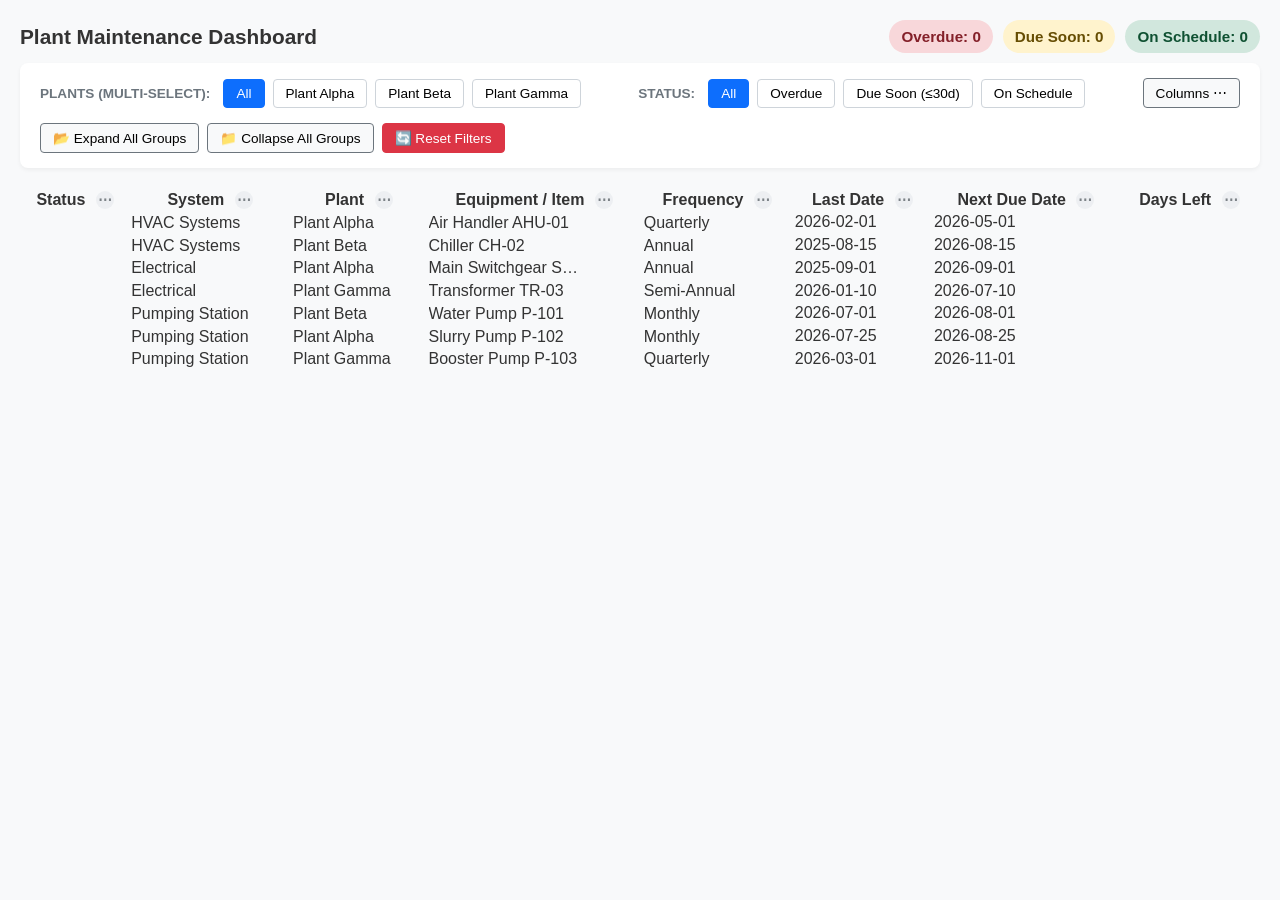
<file: datatables_updates.html>
<!DOCTYPE html>
<html lang="en">
<head>
  <meta charset="UTF-8">
  <meta name="viewport" content="width=device-width, initial-scale=1.0">
  <title>Plant Maintenance Dashboard</title>

  <!-- DataTables & RowGroup CSS -->
  <link rel="stylesheet" href="https://cdn.datatables.net/1.13.6/css/jquery.dataTables.min.css">
  <link rel="stylesheet" href="https://cdn.datatables.net/rowgroup/1.4.0/css/rowGroup.dataTables.min.css">

  <style>
    body { font-family: -apple-system, BlinkMacSystemFont, "Segoe UI", Roboto, sans-serif; margin: 20px; background: #f8f9fa; color: #333; }
    h1 { margin-bottom: 20px; }

    /* Control Panel */
    .control-panel { background: #ffffff; padding: 15px 20px; border-radius: 8px; box-shadow: 0 2px 4px rgba(0,0,0,0.05); margin-bottom: 20px; display: flex; flex-wrap: wrap; gap: 15px; align-items: center; justify-content: space-between; }
    .filter-group { display: flex; align-items: center; gap: 8px; flex-wrap: wrap; }
    .filter-label { font-weight: 600; font-size: 0.85rem; text-transform: uppercase; color: #6c757d; margin-right: 5px; }
    
    .btn-filter { padding: 6px 12px; border: 1px solid #ced4da; background: #fff; border-radius: 4px; cursor: pointer; font-size: 0.85rem; font-weight: 500; transition: all 0.2s ease; user-select: none; }
    .btn-filter:hover { background: #e9ecef; }
    .btn-filter.active { background: #0d6efd; color: #fff; border-color: #0d6efd; }
    .btn-action { background: #f8f9fa; border: 1px solid #6c757d; }
    .btn-reset { background: #dc3545; color: white; border-color: #dc3545; }
    .btn-reset:hover { background: #bb2d3b; }

    .page-header { display: flex; flex-wrap: wrap; justify-content: space-between; align-items: center; gap: 12px; margin-bottom: 10px; }
    .page-header h1 { margin: 0; font-size: 1.3rem; }
    .kpi-summary { display: flex; flex-wrap: wrap; gap: 10px; align-items: center; font-size: 0.95rem; }
    .kpi-item { padding: 8px 12px; border-radius: 999px; font-weight: 600; background: #f1f3f5; color: #343a40; }
    .kpi-overdue { background-color: #f8d7da; color: #842029; }
    .kpi-due-soon { background-color: #fff3cd; color: #664d03; }
    .kpi-ok { background-color: #d1e7dd; color: #0f5132; }

    .column-toggle-group label { display: inline-flex; align-items: center; gap: 6px; font-size: 0.85rem; margin-right: 8px; }
    .column-toggle-group input { margin: 0; transform: scale(1.05); }
    .column-toggle-group { flex-wrap: wrap; }

    .columns-panel { display: none; background: #ffffff; padding: 12px 20px; border-radius: 8px; box-shadow: 0 2px 4px rgba(0,0,0,0.05); margin-bottom: 18px; }
    .columns-panel.open { display: block; }

    .filter-row { display: none; }
    .filter-row input { width: 100%; box-sizing: border-box; padding: 6px 8px; border-radius: 4px; border: 1px solid #ced4da; background: #fff; }
    .filter-row input:focus { outline: none; border-color: #0d6efd; box-shadow: 0 0 0 2px rgba(13,110,253,0.15); }

    .header-search-trigger { display: inline-flex; align-items: center; justify-content: center; width: 18px; height: 18px; margin-left: 6px; border-radius: 50%; background: #e9ecef; color: #495057; cursor: pointer; font-size: 0.85rem; opacity: 0.7; transition: opacity 0.15s ease, background 0.15s ease; }
    th:hover .header-search-trigger { opacity: 1; }
    .header-search-trigger:hover { background: #dee2e6; }

    .cell-truncate { display: inline-block; max-width: 150px; overflow: hidden; text-overflow: ellipsis; white-space: nowrap; vertical-align: middle; }
    #maintenanceTable tbody { transition: opacity 0.22s ease; }
    #maintenanceTable tbody tr:not(.group-header) { cursor: pointer; }
    #maintenanceTable tbody tr:hover:not(.group-header) { background: #f8f9fa; }

    .kpi-item.animate { animation: kpiPulse 1.35s ease; }
    @keyframes kpiPulse { 0% { transform: scale(1); } 50% { transform: scale(1.06); } 100% { transform: scale(1); } }

    /* Table Styles */
    table.dataTable { border-collapse: collapse !important; background: #fff; border-radius: 8px; overflow: hidden; box-shadow: 0 2px 4px rgba(0,0,0,0.05); }
    
    /* Collapsible Group Header Row */
    tr.group-header { background-color: #e2e8f0 !important; font-weight: bold; cursor: pointer; transition: background 0.15s ease; }
    tr.group-header:hover { background-color: #cbd5e1 !important; }
    .group-toggle-icon { display: inline-block; width: 14px; text-align: center; margin-right: 6px; font-size: 0.8rem; }
    .group-summary-stats { font-weight: normal; font-size: 0.8rem; margin-left: 15px; }
    
    /* Badges */
    .badge { padding: 3px 7px; border-radius: 4px; font-weight: bold; font-size: 0.72rem; text-transform: uppercase; display: inline-block; margin-right: 4px; }
    .badge-overdue { background-color: #f8d7da; color: #842029; }
    .badge-due-soon { background-color: #fff3cd; color: #664d03; }
    .badge-ok { background-color: #d1e7dd; color: #0f5132; }

    /* Modal */
    dialog { border: none; border-radius: 8px; padding: 25px; box-shadow: 0 10px 25px rgba(0,0,0,0.2); max-width: 520px; width: 90%; }
    dialog::backdrop { background: rgba(0, 0, 0, 0.5); }
    .modal-header { display: flex; align-items: center; justify-content: space-between; gap: 12px; margin-bottom: 16px; }
    .modal-status-badge { padding: 7px 14px; border-radius: 999px; font-weight: 700; font-size: 0.85rem; text-transform: uppercase; }
    .modal-overdue { background-color: #f8d7da; color: #842029; }
    .modal-due-soon { background-color: #fff3cd; color: #664d03; }
    .modal-ok { background-color: #d1e7dd; color: #0f5132; }
    .modal-details { width: 100%; border-collapse: collapse; margin-top: 10px; }
    .modal-details th, .modal-details td { padding: 10px 12px; border-bottom: 1px solid #e9ecef; text-align: left; }
    .modal-details th { width: 40%; color: #495057; font-weight: 700; }
    .modal-details td { color: #212529; }
    .modal-actions { margin-top: 20px; display: flex; gap: 10px; justify-content: flex-end; }
  </style>
</head>
<body>

  <div class="page-header">
    <h1>Plant Maintenance Dashboard</h1>
    <div class="kpi-summary" id="kpiSummary">
      <span class="kpi-item kpi-overdue">Overdue: <strong id="kpiOverdue">0</strong></span>
      <span class="kpi-item kpi-due-soon">Due Soon: <strong id="kpiDueSoon">0</strong></span>
      <span class="kpi-item kpi-ok">On Schedule: <strong id="kpiOk">0</strong></span>
    </div>
  </div>

  <!-- Control Panel -->
  <div class="control-panel">
    <!-- Multi-Select Plant Filter -->
    <div class="filter-group">
      <span class="filter-label">Plants (Multi-Select):</span>
      <button class="btn-filter plant-btn active" data-plant="all">All</button>
      <button class="btn-filter plant-btn" data-plant="Plant Alpha">Plant Alpha</button>
      <button class="btn-filter plant-btn" data-plant="Plant Beta">Plant Beta</button>
      <button class="btn-filter plant-btn" data-plant="Plant Gamma">Plant Gamma</button>
    </div>

    <!-- Urgency Filter -->
    <div class="filter-group">
      <span class="filter-label">Status:</span>
      <button class="btn-filter urgency-btn active" data-urgency="all">All</button>
      <button class="btn-filter urgency-btn" data-urgency="overdue">Overdue</button>
      <button class="btn-filter urgency-btn" data-urgency="due-soon">Due Soon (&le;30d)</button>
      <button class="btn-filter urgency-btn" data-urgency="on-schedule">On Schedule</button>
    </div>

    <!-- Column Visibility Toggles -->
    <button class="btn-filter btn-action" id="toggleColumns">Columns ⋯</button>

    <!-- Tree Controls & Reset -->
    <div class="filter-group">
      <button class="btn-filter btn-action" id="expandAll">📂 Expand All Groups</button>
      <button class="btn-filter btn-action" id="collapseAll">📁 Collapse All Groups</button>
      <button class="btn-filter btn-reset" id="resetAll">🔄 Reset Filters</button>
    </div>
  </div>

  <div class="columns-panel" id="columnsPanel">
    <div class="filter-group column-toggle-group">
      <span class="filter-label">Columns:</span>
      <label><input type="checkbox" class="col-toggle" data-column="0" checked> Status</label>
      <label><input type="checkbox" class="col-toggle" data-column="1" checked> System</label>
      <label><input type="checkbox" class="col-toggle" data-column="2" checked> Plant</label>
      <label><input type="checkbox" class="col-toggle" data-column="3" checked> Equipment</label>
      <label><input type="checkbox" class="col-toggle" data-column="4" checked> Frequency</label>
      <label><input type="checkbox" class="col-toggle" data-column="5" checked> Last Date</label>
      <label><input type="checkbox" class="col-toggle" data-column="6" checked> Next Due Date</label>
      <label><input type="checkbox" class="col-toggle" data-column="7" checked> Days Left</label>
    </div>
  </div>

  <!-- Table -->
  <table id="maintenanceTable" class="display" style="width:100%">
    <thead>
      <tr>
        <th>Status <span class="header-search-trigger" data-column="0">⋯</span></th>
        <th>System <span class="header-search-trigger" data-column="1">⋯</span></th>
        <th>Plant <span class="header-search-trigger" data-column="2">⋯</span></th>
        <th>Equipment / Item <span class="header-search-trigger" data-column="3">⋯</span></th>
        <th>Frequency <span class="header-search-trigger" data-column="4">⋯</span></th>
        <th>Last Date <span class="header-search-trigger" data-column="5">⋯</span></th>
        <th>Next Due Date <span class="header-search-trigger" data-column="6">⋯</span></th>
        <th>Days Left <span class="header-search-trigger" data-column="7">⋯</span></th>
      </tr>
      <tr class="filter-row">
        <th><input type="text" placeholder="Search status"></th>
        <th><input type="text" placeholder="Search system"></th>
        <th><input type="text" placeholder="Search plant"></th>
        <th><input type="text" placeholder="Search equipment"></th>
        <th><input type="text" placeholder="Search frequency"></th>
        <th><input type="text" placeholder="Search last date"></th>
        <th><input type="text" placeholder="Search due date"></th>
        <th><input type="text" placeholder="Search days left"></th>
      </tr>
    </thead>
    <tbody>
      <!-- Days Left (Col 7) and Status Badge (Col 0) are now procedurally generated from Next Due Date (Col 6) -->
      <tr><td></td><td><span class="cell-truncate" title="HVAC Systems">HVAC Systems</span></td><td><span class="cell-truncate" title="Plant Alpha">Plant Alpha</span></td><td><span class="cell-truncate" title="Air Handler AHU-01">Air Handler AHU-01</span></td><td><span class="cell-truncate" title="Quarterly">Quarterly</span></td><td>2026-02-01</td><td>2026-05-01</td><td></td></tr>
      <tr><td></td><td><span class="cell-truncate" title="HVAC Systems">HVAC Systems</span></td><td><span class="cell-truncate" title="Plant Beta">Plant Beta</span></td><td><span class="cell-truncate" title="Chiller CH-02">Chiller CH-02</span></td><td><span class="cell-truncate" title="Annual">Annual</span></td><td>2025-08-15</td><td>2026-08-15</td><td></td></tr>
      <tr><td></td><td><span class="cell-truncate" title="Electrical">Electrical</span></td><td><span class="cell-truncate" title="Plant Alpha">Plant Alpha</span></td><td><span class="cell-truncate" title="Main Switchgear SG-01">Main Switchgear SG-01</span></td><td><span class="cell-truncate" title="Annual">Annual</span></td><td>2025-09-01</td><td>2026-09-01</td><td></td></tr>
      <tr><td></td><td><span class="cell-truncate" title="Electrical">Electrical</span></td><td><span class="cell-truncate" title="Plant Gamma">Plant Gamma</span></td><td><span class="cell-truncate" title="Transformer TR-03">Transformer TR-03</span></td><td><span class="cell-truncate" title="Semi-Annual">Semi-Annual</span></td><td>2026-01-10</td><td>2026-07-10</td><td></td></tr>
      <tr><td></td><td><span class="cell-truncate" title="Pumping Station">Pumping Station</span></td><td><span class="cell-truncate" title="Plant Beta">Plant Beta</span></td><td><span class="cell-truncate" title="Water Pump P-101">Water Pump P-101</span></td><td><span class="cell-truncate" title="Monthly">Monthly</span></td><td>2026-07-01</td><td>2026-08-01</td><td></td></tr>
      <tr><td></td><td><span class="cell-truncate" title="Pumping Station">Pumping Station</span></td><td><span class="cell-truncate" title="Plant Alpha">Plant Alpha</span></td><td><span class="cell-truncate" title="Slurry Pump P-102">Slurry Pump P-102</span></td><td><span class="cell-truncate" title="Monthly">Monthly</span></td><td>2026-07-25</td><td>2026-08-25</td><td></td></tr>
      <tr><td></td><td><span class="cell-truncate" title="Pumping Station">Pumping Station</span></td><td><span class="cell-truncate" title="Plant Gamma">Plant Gamma</span></td><td><span class="cell-truncate" title="Booster Pump P-103">Booster Pump P-103</span></td><td><span class="cell-truncate" title="Quarterly">Quarterly</span></td><td>2026-03-01</td><td>2026-11-01</td><td></td></tr>
    </tbody>
  </table>

  <!-- Item Details Modal -->
  <dialog id="rowModal">
    <div class="modal-header">
      <h3 id="modalTitle">Equipment Details</h3>
      <span id="modalStatusBadge" class="modal-status-badge modal-ok">OK</span>
    </div>
    <table class="modal-details">
      <tr><th>Status</th><td id="modalStatus"></td></tr>
      <tr><th>Urgency</th><td id="modalUrgency"></td></tr>
      <tr><th>System</th><td id="modalSystem"></td></tr>
      <tr><th>Plant</th><td id="modalPlant"></td></tr>
      <tr><th>Frequency</th><td id="modalFrequency"></td></tr>
      <tr><th>Last Date</th><td id="modalLastDate"></td></tr>
      <tr><th>Next Due Date</th><td id="modalDue"></td></tr>
      <tr><th>Days Left</th><td id="modalDaysLeft"></td></tr>
    </table>
    <div class="modal-actions">
      <a id="modalMailto" href="#" class="btn-filter btn-action" style="text-decoration:none;">✉️ Request Update</a>
      <button id="closeModal" class="btn-filter">Close</button>
    </div>
  </dialog>

  <!-- JS Dependencies -->
  <script src="https://code.jquery.com/jquery-3.7.0.min.js"></script>
  <script src="https://cdn.datatables.net/1.13.6/js/jquery.dataTables.min.js"></script>
  <script src="https://cdn.datatables.net/rowgroup/1.4.0/js/dataTables.rowGroup.min.js"></script>

  <script>
    let table;
    let activePlants = ['all'];
    let activeUrgency = 'all';

    // -------------------------------------------------------------
    // Helper: Calculate Days Left Procedurally from YYYY-MM-DD
    // -------------------------------------------------------------
    function getDaysLeft(dateStr) {
      if (!dateStr) return 0;
      const parts = dateStr.split('-');
      if (parts.length !== 3) return 0;

      // Local midnight for target due date
      const dueDate = new Date(parts[0], parts[1] - 1, parts[2]);

      // Local midnight for today
      const today = new Date();
      today.setHours(0, 0, 0, 0);

      const diffTime = dueDate - today;
      return Math.ceil(diffTime / (1000 * 60 * 60 * 24));
    }

    function stripHtml(value) {
      if (typeof value !== 'string') return value;
      const container = document.createElement('div');
      container.innerHTML = value;
      return container.textContent || container.innerText || '';
    }

    // -------------------------------------------------------------
    // 1. URL State Management
    // -------------------------------------------------------------
    function readUrlParameters() {
      const params = new URLSearchParams(window.location.search);
      
      const plantParam = params.get('plant');
      activePlants = plantParam ? plantParam.split(',') : ['all'];
      activeUrgency = params.get('urgency') || 'all';
      const searchQuery = params.get('q') || '';

      $('.plant-btn').removeClass('active');
      if (activePlants.includes('all')) {
        $('[data-plant="all"]').addClass('active');
      } else {
        activePlants.forEach(plant => {
          $(`.plant-btn[data-plant="${CSS.escape(plant)}"]`).addClass('active');
        });
      }

      $('.urgency-btn').removeClass('active');
      $(`.urgency-btn[data-urgency="${CSS.escape(activeUrgency)}"]`).addClass('active');

      if (searchQuery && table) {
        table.search(searchQuery);
      }
    }

    function syncStateToUrl() {
      const params = new URLSearchParams();

      if (!activePlants.includes('all') && activePlants.length > 0) {
        params.set('plant', activePlants.join(','));
      }
      if (activeUrgency && activeUrgency !== 'all') {
        params.set('urgency', activeUrgency);
      }

      const searchVal = table ? table.search() : '';
      if (searchVal) params.set('q', searchVal);

      const queryString = params.toString();
      const newUrl = window.location.pathname + (queryString ? '?' + queryString : '');

      window.history.replaceState({}, '', newUrl);
    }

    // -------------------------------------------------------------
    // 2. Custom DataTables Filtering Plugin
    // -------------------------------------------------------------
    $.fn.dataTable.ext.search.push(function (settings, data, dataIndex) {
      const plantColumn = data[2].trim(); // Clean plain text string
      const daysLeft = getDaysLeft(data[6]); // Procedural days left from Col 6 (Next Due Date)

      // Multi-Select Plant Filter Check
      if (!activePlants.includes('all') && !activePlants.includes(plantColumn)) {
        return false;
      }

      // Urgency Filter Check
      if (activeUrgency === 'overdue' && daysLeft >= 0) return false;
      if (activeUrgency === 'due-soon' && (daysLeft < 0 || daysLeft > 30)) return false;
      if (activeUrgency === 'on-schedule' && daysLeft <= 30) return false;

      return true;
    });

    // -------------------------------------------------------------
    // 3. Document Initialization
    // -------------------------------------------------------------
    $(document).ready(function () {
      
      table = $('#maintenanceTable').DataTable({
        paging: false,
        info: false,
        order: [[1, 'asc']], // Order by System
        initComplete: function () {
          const api = this.api();

          api.columns().every(function () {
            const column = this;
            const input = $($('.filter-row th')[column.index()]).find('input');

            input.on('keyup change clear', function () {
              if (column.search() !== this.value) {
                column.search(this.value).draw();
              }
            });
          });

          // Column visibility toggles
          $('.col-toggle').on('change', function () {
            const column = api.column($(this).data('column'));
            column.visible(this.checked);
          });

          $('.header-search-trigger').on('click', function (e) {
            e.stopPropagation();
            const columnIndex = $(this).data('column');
            const filterRow = $('#maintenanceTable thead tr.filter-row');
            filterRow.stop(true, true).fadeToggle(120);
            const input = filterRow.find('th').eq(columnIndex).find('input');
            input.focus();
          });

          $('#toggleColumns').on('click', function () {
            $('#columnsPanel').toggleClass('open');
          });
        },
        rowGroup: {
          dataSrc: 1, // Group by System column
          startRender: function (rows, group) {
            const total = rows.count();
            let overdueCount = 0;
            let dueSoonCount = 0;
            let okCount = 0;

            // Compute counts dynamically using procedural date math
            rows.data().each(function (rowData) {
              const daysLeft = getDaysLeft(rowData[6]);
              if (daysLeft < 0) overdueCount++;
              else if (daysLeft <= 30) dueSoonCount++;
              else okCount++;
            });

            return $('<tr class="group-header">')
              .append(`
                <td colspan="8">
                  <span class="group-toggle-icon">▼</span>
                  <span>${group}</span>
                  <span class="group-summary-stats">
                    (${total} Items &mdash; 
                    <span class="badge badge-overdue">${overdueCount} Overdue</span>
                    <span class="badge badge-due-soon">${dueSoonCount} Due Soon</span>
                    <span class="badge badge-ok">${okCount} On Schedule</span>)
                  </span>
                </td>
              `);
          }
        },
        columnDefs: [
          {
            // Dynamic Status Badge Rendering (Col 0)
            targets: 0,
            render: function (data, type, row) {
              const daysLeft = getDaysLeft(row[6]);
              if (type === 'sort' || type === 'type') return daysLeft;

              if (daysLeft < 0) return `<span class="badge badge-overdue">OVERDUE (${Math.abs(daysLeft)}d)</span>`;
              if (daysLeft <= 30) return `<span class="badge badge-due-soon">DUE SOON (${daysLeft}d)</span>`;
              return `<span class="badge badge-ok">OK (${daysLeft}d)</span>`;
            }
          },
          {
            // Plant Column (Col 2) - Kept clean plain text for rock-solid filtering
            targets: 2,
            render: function (data) {
              return data;
            }
          },
          {
            // Procedural Days Left Column Rendering (Col 7)
            targets: 7,
            render: function (data, type, row) {
              const daysLeft = getDaysLeft(row[6]);
              if (type === 'sort' || type === 'type') return daysLeft;
              return daysLeft;
            }
          }
        ]
      });

      function animateKpiValue(selector, value) {
        const $el = $(selector);
        const currentValue = parseInt($el.text(), 10) || 0;
        if (currentValue === value) return;
        $el.text(value);
        $el.closest('.kpi-item').addClass('animate');
        setTimeout(() => {
          $el.closest('.kpi-item').removeClass('animate');
        }, 360);
      }

      function updateKpiCounts() {
        const rows = table.rows({ search: 'applied' }).data();
        let overdueCount = 0;
        let dueSoonCount = 0;
        let okCount = 0;

        rows.each(function (rowData) {
          const daysLeft = getDaysLeft(rowData[6]);
          if (daysLeft < 0) overdueCount++;
          else if (daysLeft <= 30) dueSoonCount++;
          else okCount++;
        });

        animateKpiValue('#kpiOverdue', overdueCount);
        animateKpiValue('#kpiDueSoon', dueSoonCount);
        animateKpiValue('#kpiOk', okCount);
      }

      table.on('draw', function () {
        updateKpiCounts();
      });

      // Load initial state from URL
      readUrlParameters();
      table.draw();

      // -------------------------------------------------------------
      // 4. Interactive Event Handlers
      // -------------------------------------------------------------

      // A. Group Header Click to Toggle Sibling Rows
      $('#maintenanceTable tbody').on('click', 'tr.group-header', function () {
        const $icon = $(this).find('.group-toggle-icon');
        const isCollapsed = $(this).hasClass('collapsed');
        const $rows = $(this).nextUntil('tr.group-header');

        if (isCollapsed) {
          $rows.stop(true, true).css('display', 'table-row').hide().fadeIn(120);
          $(this).removeClass('collapsed');
          $icon.text('▼');
        } else {
          $rows.stop(true, true).fadeOut(120, function () { $(this).css('display', 'none'); });
          $(this).addClass('collapsed');
          $icon.text('►');
        }
      });

      // B. Expand / Collapse All Global Buttons
      $('#expandAll').on('click', function () {
        $('#maintenanceTable tbody tr.group-header').each(function () {
          const $rows = $(this).nextUntil('tr.group-header');
          $rows.stop(true, true).css('display', 'table-row').hide().fadeIn(120);
          $(this).removeClass('collapsed').find('.group-toggle-icon').text('▼');
        });
      });

      $('#collapseAll').on('click', function () {
        $('#maintenanceTable tbody tr.group-header').each(function () {
          const $rows = $(this).nextUntil('tr.group-header');
          $rows.stop(true, true).fadeOut(120, function () { $(this).css('display', 'none'); });
          $(this).addClass('collapsed').find('.group-toggle-icon').text('►');
        });
      });

      // C. Multi-Select Plant Filtering
      $('.plant-btn').on('click', function () {
        const selectedPlant = $(this).data('plant');

        if (selectedPlant === 'all') {
          activePlants = ['all'];
          $('.plant-btn').removeClass('active');
          $('[data-plant="all"]').addClass('active');
        } else {
          activePlants = activePlants.filter(p => p !== 'all');
          $('[data-plant="all"]').removeClass('active');

          if ($(this).hasClass('active')) {
            $(this).removeClass('active');
            activePlants = activePlants.filter(p => p !== selectedPlant);
          } else {
            $(this).addClass('active');
            activePlants.push(selectedPlant);
          }

          if (activePlants.length === 0) {
            activePlants = ['all'];
            $('[data-plant="all"]').addClass('active');
          }
        }

        table.draw();
        syncStateToUrl();
      });

      // D. Urgency Filter
      $('.urgency-btn').on('click', function () {
        $('.urgency-btn').removeClass('active');
        $(this).addClass('active');
        activeUrgency = $(this).data('urgency');
        table.draw();
        syncStateToUrl();
      });

      // E. Sync search input to URL
      table.on('preDraw.dt', function () {
        $('#maintenanceTable tbody').css('opacity', 0.35);
      });

      table.on('draw.dt', function () {
        $('#maintenanceTable tbody').css('opacity', 1);
        syncStateToUrl();
      });

      // F. Reset All
      $('#resetAll').on('click', function () {
        activePlants = ['all'];
        activeUrgency = 'all';
        $('.plant-btn, .urgency-btn').removeClass('active');
        $('[data-plant="all"], [data-urgency="all"]').addClass('active');
        table.search('').draw();
        syncStateToUrl();
      });

      // G. Row click opens details modal
      $('#maintenanceTable tbody').on('click', 'tr', function () {
        if ($(this).hasClass('group-header')) return;

        const rowData = table.row(this).data();
        if (!rowData) return;

        const statusText = stripHtml(rowData[0]).trim();
        const systemText = stripHtml(rowData[1]).trim();
        const plantText = stripHtml(rowData[2]).trim();
        const equipmentText = stripHtml(rowData[3]).trim();
        const frequencyText = stripHtml(rowData[4]).trim();
        const lastDateText = stripHtml(rowData[5]).trim();
        const dueDateText = stripHtml(rowData[6]).trim();
        const daysLeftValue = getDaysLeft(dueDateText);

        let urgencyLabel = 'On Schedule';
        let badgeClass = 'modal-ok';
        if (daysLeftValue < 0) {
          urgencyLabel = `Overdue by ${Math.abs(daysLeftValue)}d`;
          badgeClass = 'modal-overdue';
        } else if (daysLeftValue <= 30) {
          urgencyLabel = `Due in ${daysLeftValue}d`;
          badgeClass = 'modal-due-soon';
        } else {
          urgencyLabel = `Due in ${daysLeftValue}d`;
          badgeClass = 'modal-ok';
        }

        $('#modalTitle').text(equipmentText);
        $('#modalStatus').text(statusText);
        $('#modalUrgency').text(urgencyLabel);
        $('#modalStatusBadge').attr('class', `modal-status-badge ${badgeClass}`).text(urgencyLabel);
        $('#modalSystem').text(systemText);
        $('#modalPlant').text(plantText);
        $('#modalFrequency').text(frequencyText);
        $('#modalLastDate').text(lastDateText);
        $('#modalDue').text(dueDateText);
        $('#modalDaysLeft').text(daysLeftValue);

        const mailto = `mailto:maintenance@company.com?subject=${encodeURIComponent('[Update Request] ' + equipmentText)}&body=${encodeURIComponent('Please update status for ' + equipmentText + ' at ' + plantText)}`;
        $('#modalMailto').attr('href', mailto);

        document.getElementById('rowModal').showModal();
      });

      $('#closeModal').on('click', function () {
        document.getElementById('rowModal').close();
      });
    });
  </script>
</body>
</html>
</file>
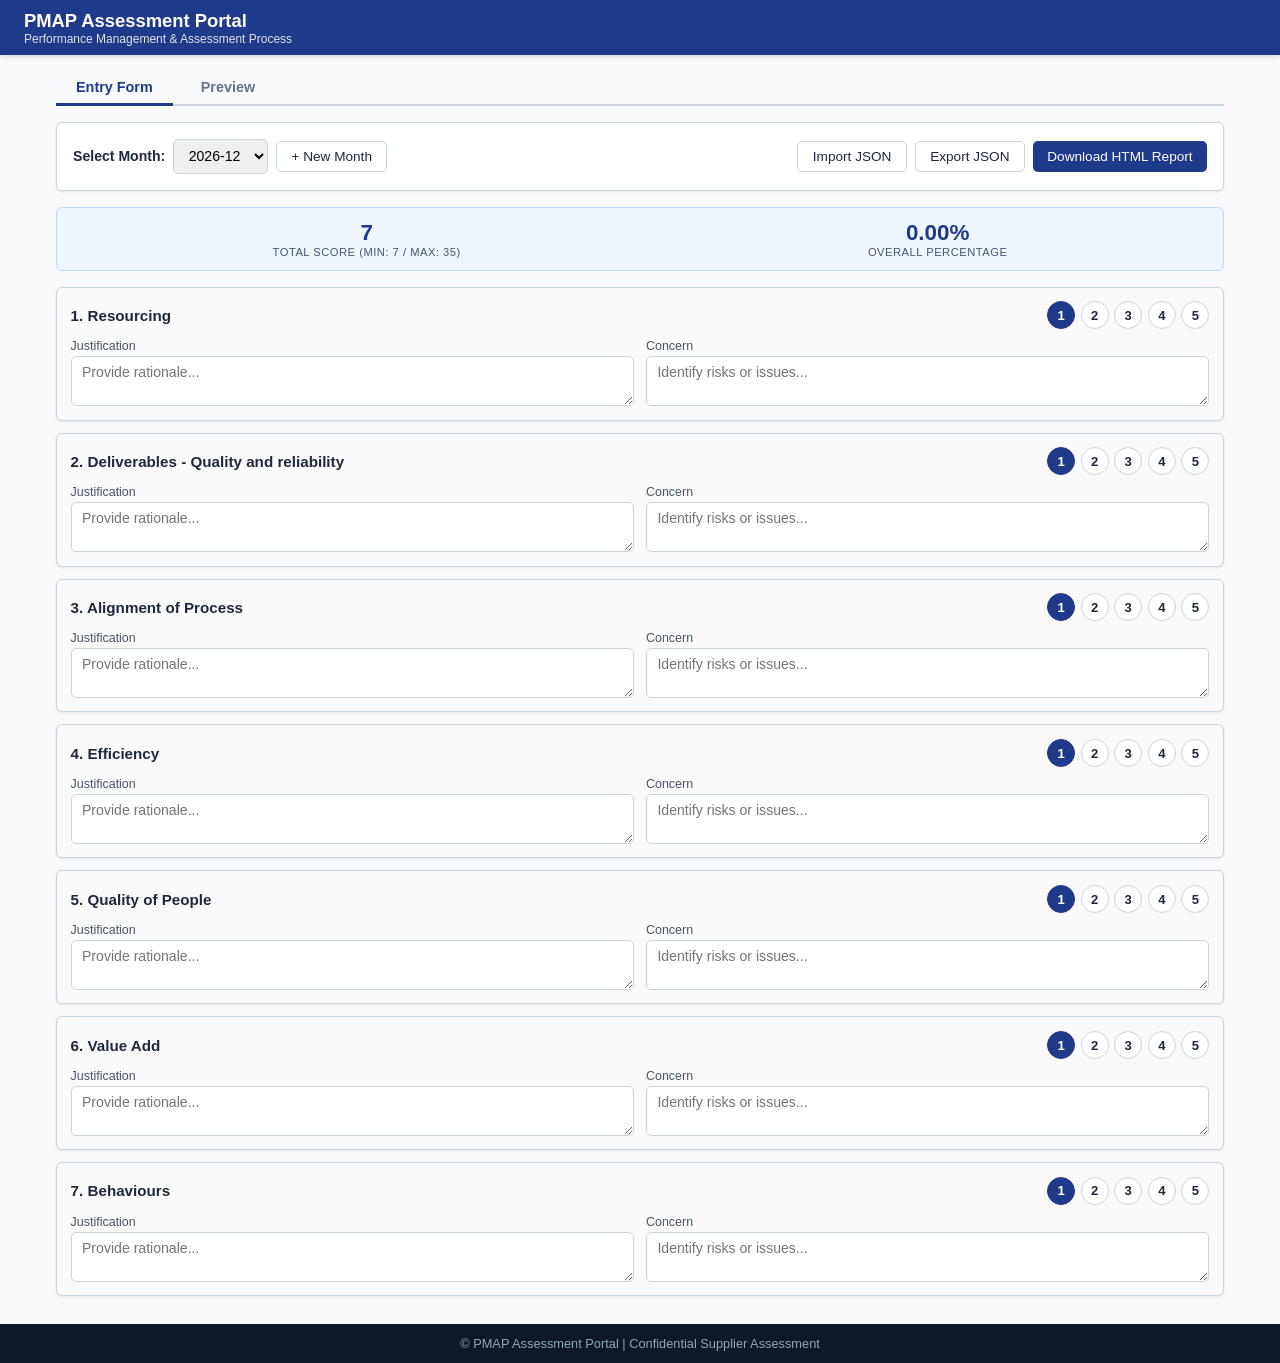
<file: gemini-code-1786713010882.html>
<!DOCTYPE html>
<html lang="en">
<head>
    <meta charset="UTF-8">
    <meta name="viewport" content="width=device-width, initial-scale=1.0">
    <title>PMAP System - Performance Assessment Portal</title>
    <style>
        :root {
            --primary: #1e3a8a;
            --primary-light: #3b82f6;
            --bg: #f8fafc;
            --card-bg: #ffffff;
            --text: #1e293b;
            --border: #cbd5e1;
            --rag-red: #ef4444;
            --rag-amber: #f59e0b;
            --rag-green: #22c55e;
        }

        * {
            box-sizing: border-box;
            margin: 0;
            padding: 0;
            font-family: -apple-system, BlinkMacSystemFont, "Segoe UI", Roboto, Helvetica, Arial, sans-serif;
        }

        body {
            background-color: var(--bg);
            color: var(--text);
            display: flex;
            flex-direction: column;
            min-height: 100vh;
        }

        /* Compact Sticky Header */
        header {
            position: sticky;
            top: 0;
            z-index: 1000;
            background-color: var(--primary);
            color: white;
            padding: 0.6rem 1.5rem;
            box-shadow: 0 2px 4px rgba(0,0,0,0.12);
            display: flex;
            justify-content: space-between;
            align-items: center;
        }

        header h1 {
            font-size: 1.15rem;
            font-weight: 600;
        }

        header p {
            font-size: 0.75rem;
            opacity: 0.85;
        }

        footer {
            background-color: #0f172a;
            color: #94a3b8;
            text-align: center;
            padding: 0.75rem;
            margin-top: auto;
            font-size: 0.8rem;
        }

        main {
            max-width: 1200px;
            width: 100%;
            margin: 1rem auto;
            padding: 0 1rem;
        }

        .nav-tabs {
            display: flex;
            gap: 0.5rem;
            margin-bottom: 1rem;
            border-bottom: 2px solid var(--border);
        }

        .tab-btn {
            padding: 0.5rem 1.25rem;
            border: none;
            background: none;
            font-weight: 600;
            color: #64748b;
            cursor: pointer;
            border-bottom: 3px solid transparent;
            margin-bottom: -2px;
            transition: all 0.2s;
            font-size: 0.9rem;
        }

        .tab-btn.active {
            color: var(--primary);
            border-bottom-color: var(--primary);
        }

        .card {
            background: var(--card-bg);
            border-radius: 6px;
            padding: 1rem;
            box-shadow: 0 1px 3px rgba(0,0,0,0.08);
            margin-bottom: 1rem;
            border: 1px solid var(--border);
        }

        .controls-bar {
            display: flex;
            flex-wrap: wrap;
            justify-content: space-between;
            align-items: center;
            gap: 0.75rem;
        }

        .btn-group {
            display: flex;
            gap: 0.5rem;
            flex-wrap: wrap;
        }

        .btn {
            padding: 0.45rem 0.9rem;
            border-radius: 5px;
            border: 1px solid var(--border);
            background: #fff;
            color: var(--text);
            font-weight: 500;
            font-size: 0.85rem;
            cursor: pointer;
            transition: background 0.2s;
            display: inline-flex;
            align-items: center;
            gap: 0.3rem;
        }

        .btn:hover { background: #f1f5f9; }

        .btn-primary {
            background: var(--primary);
            color: white;
            border: none;
        }

        .btn-primary:hover { background: var(--primary-light); }

        .file-input { display: none; }

        .selector-group {
            display: flex;
            align-items: center;
            gap: 0.5rem;
            font-size: 0.88rem;
        }

        select, textarea {
            padding: 0.45rem 0.65rem;
            border: 1px solid var(--border);
            border-radius: 5px;
            font-size: 0.88rem;
        }

        /* Score Gauge Form */
        .score-summary {
            display: flex;
            align-items: center;
            justify-content: space-around;
            background: #eff6ff;
            border: 1px solid #bfdbfe;
            border-radius: 6px;
            padding: 0.75rem;
            margin-bottom: 1rem;
        }

        .score-box { text-align: center; }
        .score-box .val { font-size: 1.4rem; font-weight: 700; color: var(--primary); }
        .score-box .lbl { font-size: 0.7rem; color: #475569; text-transform: uppercase; letter-spacing: 0.5px; }

        /* KPI Cards */
        .kpi-row {
            border: 1px solid var(--border);
            border-radius: 6px;
            padding: 0.85rem;
            margin-bottom: 0.75rem;
            background: #fafafa;
        }

        .kpi-header {
            display: flex;
            justify-content: space-between;
            align-items: center;
            margin-bottom: 0.6rem;
        }

        .kpi-title { font-weight: 600; font-size: 0.95rem; }
        .score-selector { display: flex; gap: 0.35rem; }
        .score-radio { display: none; }

        .score-label {
            width: 28px;
            height: 28px;
            border-radius: 50%;
            border: 1px solid var(--border);
            display: flex;
            align-items: center;
            justify-content: center;
            cursor: pointer;
            font-weight: 600;
            background: white;
            font-size: 0.82rem;
            transition: all 0.2s;
        }

        .score-radio:checked + .score-label {
            background: var(--primary);
            color: white;
            border-color: var(--primary);
        }

        .kpi-inputs {
            display: grid;
            grid-template-columns: 1fr 1fr;
            gap: 0.75rem;
        }

        @media (max-width: 640px) {
            .kpi-inputs { grid-template-columns: 1fr; }
            .compact-top-bar { flex-direction: column; }
        }

        .field-group { display: flex; flex-direction: column; gap: 0.2rem; }
        .field-group label { font-size: 0.78rem; font-weight: 500; color: #475569; }
        textarea { resize: vertical; min-height: 50px; }

        /* COMPACT PREVIEW TOP PANEL */
        .compact-top-bar {
            display: flex;
            gap: 1rem;
            align-items: stretch;
            margin-bottom: 0.85rem;
        }

        .slider-and-summary {
            flex: 1.1;
            display: flex;
            flex-direction: column;
            justify-content: space-between;
            gap: 0.5rem;
            background: #f1f5f9;
            padding: 0.65rem 0.85rem;
            border-radius: 6px;
            border: 1px solid var(--border);
        }

        .slider-box {
            display: flex;
            align-items: center;
            gap: 0.6rem;
            font-size: 0.85rem;
        }

        .slider-box input[type="range"] { flex: 1; }

        .month-badge {
            background: var(--primary);
            color: white;
            padding: 0.15rem 0.45rem;
            border-radius: 4px;
            font-weight: 600;
            font-size: 0.8rem;
        }

        .mini-score-summary {
            display: flex;
            justify-content: space-around;
            align-items: center;
            background: white;
            padding: 0.4rem 0.6rem;
            border-radius: 5px;
            border: 1px solid var(--border);
        }

        .score-metric { text-align: center; }
        .score-metric .m-val { font-size: 1.1rem; font-weight: 700; color: var(--primary); }
        .score-metric .m-lbl { font-size: 0.65rem; color: #64748b; text-transform: uppercase; }

        .trend-chart-container {
            flex: 1.2;
            background: #ffffff;
            border: 1px solid var(--border);
            border-radius: 6px;
            padding: 0.6rem 0.85rem;
            display: flex;
            flex-direction: column;
            cursor: pointer;
            transition: box-shadow 0.2s, border-color 0.2s;
        }

        .trend-chart-container:hover {
            border-color: var(--primary-light);
            box-shadow: 0 2px 6px rgba(59, 130, 246, 0.15);
        }

        .chart-title {
            font-size: 0.78rem;
            font-weight: 600;
            color: #475569;
            margin-bottom: 0.3rem;
            display: flex;
            justify-content: space-between;
            align-items: center;
        }

        .chart-hint {
            font-size: 0.68rem;
            color: var(--primary-light);
            font-weight: 500;
        }

        .timeline-chart {
            display: flex;
            align-items: flex-end;
            gap: 0.6rem;
            height: 85px;
            padding-top: 1.1rem;
            overflow-x: auto;
        }

        .timeline-bar-group {
            flex: 1;
            display: flex;
            flex-direction: column;
            align-items: center;
            height: 100%;
            justify-content: flex-end;
            position: relative;
        }

        .timeline-bar-val {
            position: absolute;
            top: -1.1rem;
            font-size: 0.68rem;
            font-weight: 700;
            color: var(--text);
            white-space: nowrap;
        }

        .timeline-bar {
            width: 100%;
            max-width: 26px;
            border-radius: 3px 3px 0 0;
            transition: height 0.3s;
            min-height: 4px;
        }

        .timeline-label { font-size: 0.65rem; color: #64748b; margin-top: 0.2rem; }

        /* REPORT TABLE */
        .report-table {
            width: 100%;
            border-collapse: collapse;
            margin-top: 0.4rem;
        }

        .report-table th, .report-table td {
            border: 1px solid var(--border);
            padding: 0.55rem 0.65rem;
            text-align: left;
            font-size: 0.85rem;
        }

        .report-table th { background: #f1f5f9; font-weight: 600; color: #334155; }
        
        .clickable-row { cursor: pointer; transition: background 0.15s; }
        .clickable-row:hover { background: #f8fafc; }

        .rag-badge {
            display: inline-block;
            padding: 0.15rem 0.45rem;
            border-radius: 10px;
            font-weight: 700;
            font-size: 0.72rem;
            color: white;
            text-align: center;
        }

        .rag-green { background-color: var(--rag-green); }
        .rag-amber { background-color: var(--rag-amber); }
        .rag-red { background-color: var(--rag-red); }

        /* Chevron styles */
        .chevron { font-weight: bold; margin-left: 0.25rem; }
        .chevron-up { color: var(--rag-green); }
        .chevron-down { color: var(--rag-red); }
        .chevron-same { color: #94a3b8; }

        /* Mini KPI Trend Chips */
        .kpi-trend-cells { display: flex; gap: 0.2rem; align-items: center; }
        .mini-chip {
            width: 20px;
            height: 20px;
            border-radius: 3px;
            display: flex;
            align-items: center;
            justify-content: center;
            font-size: 0.68rem;
            font-weight: 700;
            color: white;
        }
        .chip-5 { background: #15803d; }
        .chip-4 { background: #22c55e; }
        .chip-3 { background: #f59e0b; }
        .chip-2 { background: #f97316; }
        .chip-1 { background: #ef4444; }

        /* MODAL DIALOG */
        .modal-overlay {
            position: fixed;
            top: 0; left: 0; right: 0; bottom: 0;
            background: rgba(15, 23, 42, 0.6);
            backdrop-filter: blur(2px);
            display: flex;
            align-items: center;
            justify-content: center;
            z-index: 2000;
        }

        .modal-content {
            background: #fff;
            width: 90%;
            max-width: 850px;
            max-height: 85vh;
            border-radius: 8px;
            padding: 1.25rem;
            overflow-y: auto;
            box-shadow: 0 10px 25px rgba(0,0,0,0.2);
            position: relative;
        }

        .modal-header {
            display: flex;
            justify-content: space-between;
            align-items: center;
            margin-bottom: 0.85rem;
            padding-bottom: 0.4rem;
            border-bottom: 2px solid var(--border);
        }

        .modal-close {
            background: none;
            border: none;
            font-size: 1.4rem;
            font-weight: bold;
            color: #64748b;
            cursor: pointer;
        }

        .hidden { display: none !important; }
    </style>
</head>
<body>

    <header>
        <div>
            <h1>PMAP Assessment Portal</h1>
            <p>Performance Management & Assessment Process</p>
        </div>
    </header>

    <main>
        <div class="nav-tabs">
            <button class="tab-btn active" onclick="switchTab('form-tab')">Entry Form</button>
            <button class="tab-btn" onclick="switchTab('report-tab')">Preview</button>
        </div>

        <!-- ENTRY FORM TAB -->
        <div id="form-tab" class="tab-content">
            <div class="controls-bar card">
                <div class="selector-group">
                    <label for="month-select"><strong>Select Month:</strong></label>
                    <select id="month-select" onchange="loadSelectedMonth()"></select>
                    <button class="btn" onclick="createNewMonth()">+ New Month</button>
                </div>
                <div class="btn-group">
                    <input type="file" id="import-file" class="file-input" accept=".json" onchange="importJSON(event)">
                    <button class="btn" onclick="document.getElementById('import-file').click()">Import JSON</button>
                    <button class="btn" onclick="exportJSON()">Export JSON</button>
                    <button class="btn btn-primary" onclick="downloadSupplierReport()">Download HTML Report</button>
                </div>
            </div>

            <div class="score-summary">
                <div class="score-box">
                    <div class="val" id="total-score-val">7</div>
                    <div class="lbl">Total Score (Min: 7 / Max: 35)</div>
                </div>
                <div class="score-box">
                    <div class="val" id="percentage-val">0.00%</div>
                    <div class="lbl">Overall Percentage</div>
                </div>
            </div>

            <form id="pmap-form" onchange="calculateScores(); autoSaveCurrentMonth();">
                <div id="kpi-container"></div>
            </form>
        </div>

        <!-- PREVIEW TAB -->
        <div id="report-tab" class="tab-content hidden">
            <div class="card">
                <!-- Compact Top Section -->
                <div class="compact-top-bar">
                    <div class="slider-and-summary">
                        <div class="slider-box">
                            <label for="report-slider"><strong>Month:</strong></label>
                            <span id="slider-month-display" class="month-badge">-</span>
                            <input type="range" id="report-slider" min="0" max="0" value="0" oninput="updateReportView(parseInt(this.value, 10))">
                        </div>
                        <div class="mini-score-summary">
                            <div class="score-metric">
                                <div class="m-val" id="rep-total-score">-</div>
                                <div class="m-lbl">Total Score</div>
                            </div>
                            <div class="score-metric">
                                <div class="m-val" id="rep-percentage">-</div>
                                <div class="m-lbl">Percentage</div>
                            </div>
                            <div class="score-metric">
                                <div class="m-val" id="rep-status">-</div>
                                <div class="m-lbl">RAG Status</div>
                            </div>
                        </div>
                    </div>

                    <!-- Clickable Historical Chart Box -->
                    <div class="trend-chart-container" onclick="openOverallHistoryModal()" title="Click to view full overall performance history">
                        <div class="chart-title">
                            <span>Score & % Trend (Last 5)</span>
                            <span class="chart-hint">🔍 View Full History</span>
                        </div>
                        <div class="timeline-chart" id="timeline-chart"></div>
                    </div>
                </div>

                <!-- Report Table -->
                <table class="report-table">
                    <thead>
                        <tr>
                            <th>KPI Criteria</th>
                            <th style="width: 90px; text-align: center;">Score</th>
                            <th style="width: 140px;">Historical Trend</th>
                            <th>Justification</th>
                            <th>Concern</th>
                        </tr>
                    </thead>
                    <tbody id="report-table-body">
                        <tr><td colspan="5" style="text-align: center;">No data available.</td></tr>
                    </tbody>
                </table>
            </div>
        </div>
    </main>

    <!-- KPI DETAIL HISTORY MODAL -->
    <div id="kpi-modal" class="modal-overlay hidden">
        <div class="modal-content">
            <div class="modal-header">
                <h2 id="modal-kpi-title" style="font-size: 1.1rem;">KPI Detail History</h2>
                <button class="modal-close" onclick="closeModal('kpi-modal')">&times;</button>
            </div>
            <div style="margin-bottom: 1rem; background: #fafafa; padding: 0.75rem; border-radius: 6px; border: 1px solid var(--border);">
                <h4 style="font-size: 0.78rem; color: #475569; margin-bottom: 0.4rem;">ALL HISTORICAL SCORES (1-5 SCALE)</h4>
                <div class="timeline-chart" id="modal-kpi-timeline" style="height: 100px;"></div>
            </div>
            <table class="report-table">
                <thead>
                    <tr>
                        <th style="width: 100px;">Month</th>
                        <th style="width: 75px; text-align: center;">Score</th>
                        <th>Justification</th>
                        <th>Concern</th>
                    </tr>
                </thead>
                <tbody id="modal-kpi-table-body"></tbody>
            </table>
        </div>
    </div>

    <!-- OVERALL PERFORMANCE HISTORY MODAL -->
    <div id="overall-modal" class="modal-overlay hidden">
        <div class="modal-content">
            <div class="modal-header">
                <h2 style="font-size: 1.1rem;">Full Overall Performance History</h2>
                <button class="modal-close" onclick="closeModal('overall-modal')">&times;</button>
            </div>
            <div style="margin-bottom: 1rem; background: #fafafa; padding: 0.75rem; border-radius: 6px; border: 1px solid var(--border);">
                <h4 style="font-size: 0.78rem; color: #475569; margin-bottom: 0.4rem;">HISTORICAL TOTAL SCORES & PERCENTAGES</h4>
                <div class="timeline-chart" id="modal-overall-timeline" style="height: 110px;"></div>
            </div>
            <table class="report-table">
                <thead>
                    <tr>
                        <th style="width: 110px;">Month</th>
                        <th style="width: 100px; text-align: center;">Total Score</th>
                        <th style="width: 110px; text-align: center;">Percentage</th>
                        <th style="width: 100px; text-align: center;">RAG Status</th>
                    </tr>
                </thead>
                <tbody id="modal-overall-table-body"></tbody>
            </table>
        </div>
    </div>

    <footer>
        <p>&copy; PMAP Assessment Portal | Confidential Supplier Assessment</p>
    </footer>

    <script>
        const KPI_LIST = [
            "Resourcing",
            "Deliverables - Quality and reliability",
            "Alignment of Process",
            "Efficiency",
            "Quality of People",
            "Value Add",
            "Behaviours"
        ];

        let pmapData = [];
        let currentMonthYear = "";

        window.onload = function() {
            initDefaultData();
            renderKPIFields();
            populateMonthDropdown();
            loadSelectedMonth();
        };

        function initDefaultData() {
            const today = new Date();
            const ym = today.toISOString().slice(0, 7);
            currentMonthYear = ym;
            
            pmapData = [{
                monthyear: ym,
                kpis: KPI_LIST.map(kpi => ({
                    kpi: kpi,
                    score: 1,
                    justification: "",
                    concern: ""
                }))
            }];
        }

        function renderKPIFields() {
            const container = document.getElementById('kpi-container');
            container.innerHTML = '';

            KPI_LIST.forEach((kpi, idx) => {
                const kpiCard = document.createElement('div');
                kpiCard.className = 'card kpi-row';
                
                let radiosHtml = '';
                for (let i = 1; i <= 5; i++) {
                    radiosHtml += `
                        <input type="radio" id="kpi-${idx}-${i}" name="kpi-score-${idx}" value="${i}" class="score-radio" ${i===1?'checked':''}>
                        <label for="kpi-${idx}-${i}" class="score-label">${i}</label>
                    `;
                }

                kpiCard.innerHTML = `
                    <div class="kpi-header">
                        <span class="kpi-title">${idx + 1}. ${kpi}</span>
                        <div class="score-selector">${radiosHtml}</div>
                    </div>
                    <div class="kpi-inputs">
                        <div class="field-group">
                            <label>Justification</label>
                            <textarea id="kpi-just-${idx}" placeholder="Provide rationale..."></textarea>
                        </div>
                        <div class="field-group">
                            <label>Concern</label>
                            <textarea id="kpi-conc-${idx}" placeholder="Identify risks or issues..."></textarea>
                        </div>
                    </div>
                `;
                container.appendChild(kpiCard);
            });
        }

        /* Formula Fix: Score Range 7-35 -> (Total - 7) / 28 */
        function calculateScores() {
            let total = 0;
            KPI_LIST.forEach((_, idx) => {
                const radios = document.getElementsByName(`kpi-score-${idx}`);
                for (let radio of radios) {
                    if (radio.checked) {
                        total += parseInt(radio.value, 10);
                        break;
                    }
                }
            });

            let percentage = ((total - 7) / 28) * 100;
            if (percentage < 0) percentage = 0;
            if (percentage > 100) percentage = 100;

            document.getElementById('total-score-val').innerText = total;
            document.getElementById('percentage-val').innerText = percentage.toFixed(2) + '%';

            return { total, percentage };
        }

        function populateMonthDropdown() {
            const select = document.getElementById('month-select');
            select.innerHTML = '';
            
            pmapData.sort((a,b) => a.monthyear.localeCompare(b.monthyear));

            pmapData.forEach(item => {
                const opt = document.createElement('option');
                opt.value = item.monthyear;
                opt.textContent = item.monthyear;
                select.appendChild(opt);
            });

            select.value = currentMonthYear;
        }

        function createNewMonth() {
            const input = prompt("Enter new month (YYYY-MM):", new Date().toISOString().slice(0, 7));
            if (!input || !/^\d{4}-\d{2}$/.test(input)) {
                if (input) alert("Invalid format. Use YYYY-MM.");
                return;
            }

            if (pmapData.some(d => d.monthyear === input)) {
                alert("Month already exists!");
                document.getElementById('month-select').value = input;
                loadSelectedMonth();
                return;
            }

            const newEntry = {
                monthyear: input,
                kpis: KPI_LIST.map(kpi => ({
                    kpi: kpi,
                    score: 1,
                    justification: "",
                    concern: ""
                }))
            };

            pmapData.push(newEntry);
            currentMonthYear = input;
            populateMonthDropdown();
            loadSelectedMonth();
        }

        function autoSaveCurrentMonth() {
            let entry = pmapData.find(d => d.monthyear === currentMonthYear);
            if (!entry) return;

            entry.kpis = KPI_LIST.map((kpi, idx) => {
                let scoreVal = 1;
                const radios = document.getElementsByName(`kpi-score-${idx}`);
                for (let radio of radios) {
                    if (radio.checked) {
                        scoreVal = parseInt(radio.value, 10);
                        break;
                    }
                }

                return {
                    kpi: kpi,
                    score: scoreVal,
                    justification: document.getElementById(`kpi-just-${idx}`).value,
                    concern: document.getElementById(`kpi-conc-${idx}`).value
                };
            });
        }

        function loadSelectedMonth() {
            const selectVal = document.getElementById('month-select').value;
            currentMonthYear = selectVal;
            const entry = pmapData.find(d => d.monthyear === selectVal);
            if (!entry) return;

            entry.kpis.forEach((item, idx) => {
                const radios = document.getElementsByName(`kpi-score-${idx}`);
                for (let radio of radios) {
                    radio.checked = (parseInt(radio.value, 10) === item.score);
                }
                document.getElementById(`kpi-just-${idx}`).value = item.justification || "";
                document.getElementById(`kpi-conc-${idx}`).value = item.concern || "";
            });

            calculateScores();
        }

        function exportJSON() {
            autoSaveCurrentMonth();
            const dataStr = "data:text/json;charset=utf-8," + encodeURIComponent(JSON.stringify(pmapData, null, 2));
            const dlAnchor = document.createElement('a');
            dlAnchor.setAttribute("href", dataStr);
            dlAnchor.setAttribute("download", `pmap_export_${new Date().toISOString().slice(0,10)}.json`);
            document.body.appendChild(dlAnchor);
            dlAnchor.click();
            dlAnchor.remove();
        }

        function importJSON(event) {
            const file = event.target.files[0];
            if (!file) return;

            const reader = new FileReader();
            reader.onload = function(e) {
                try {
                    const parsed = JSON.parse(e.target.result);
                    if (Array.isArray(parsed) && parsed.length > 0 && parsed[0].monthyear && parsed[0].kpis) {
                        pmapData = parsed;
                        currentMonthYear = pmapData[0].monthyear;
                        populateMonthDropdown();
                        loadSelectedMonth();
                        alert("Data successfully imported!");
                    } else {
                        alert("Invalid JSON format.");
                    }
                } catch (err) {
                    alert("Error parsing JSON file: " + err.message);
                }
            };
            reader.readAsText(file);
        }

        /* PREVIEW TAB */
        function switchTab(tabId) {
            document.querySelectorAll('.tab-btn').forEach(b => b.classList.remove('active'));
            document.querySelectorAll('.tab-content').forEach(c => c.classList.add('hidden'));

            if (tabId === 'form-tab') {
                document.querySelectorAll('.tab-btn')[0].classList.add('active');
                document.getElementById('form-tab').classList.remove('hidden');
            } else {
                autoSaveCurrentMonth();
                document.querySelectorAll('.tab-btn')[1].classList.add('active');
                document.getElementById('report-tab').classList.remove('hidden');
                initReportView();
            }
        }

        function getRAGStatus(pct) {
            if (pct >= 70) return { label: 'GREEN', class: 'rag-green' };
            if (pct >= 40) return { label: 'AMBER', class: 'rag-amber' };
            return { label: 'RED', class: 'rag-red' };
        }

        function initReportView() {
            pmapData.sort((a,b) => a.monthyear.localeCompare(b.monthyear));
            
            const slider = document.getElementById('report-slider');
            slider.min = 0;
            slider.max = Math.max(0, pmapData.length - 1);
            
            const currentIndex = pmapData.findIndex(d => d.monthyear === currentMonthYear);
            slider.value = currentIndex >= 0 ? currentIndex : 0;

            updateReportView(parseInt(slider.value, 10));
        }

        function updateReportView(selectedIndex) {
            const entry = pmapData[selectedIndex];
            if (!entry) return;

            document.getElementById('slider-month-display').innerText = entry.monthyear;

            const total = entry.kpis.reduce((acc, k) => acc + k.score, 0);
            let pct = ((total - 7) / 28) * 100;
            if (pct < 0) pct = 0; if (pct > 100) pct = 100;

            const rag = getRAGStatus(pct);

            document.getElementById('rep-total-score').innerText = total;
            document.getElementById('rep-percentage').innerText = pct.toFixed(1) + '%';
            document.getElementById('rep-status').innerHTML = `<span class="rag-badge ${rag.class}">${rag.label}</span>`;

            // Limit Historical Chart to last 5 entries up to selectedIndex
            const windowStart = Math.max(0, selectedIndex - 4);
            const windowEntries = pmapData.slice(windowStart, selectedIndex + 1);

            const chart = document.getElementById('timeline-chart');
            chart.innerHTML = '';

            windowEntries.forEach(item => {
                const itemTotal = item.kpis.reduce((acc, k) => acc + k.score, 0);
                let itemPct = ((itemTotal - 7) / 28) * 100;
                if (itemPct < 0) itemPct = 0;
                
                const itemRag = getRAGStatus(itemPct);
                const color = itemRag.label === 'GREEN' ? '#22c55e' : (itemRag.label === 'AMBER' ? '#f59e0b' : '#ef4444');

                const barGroup = document.createElement('div');
                barGroup.className = 'timeline-bar-group';
                barGroup.innerHTML = `
                    <div class="timeline-bar-val">${itemTotal} (${itemPct.toFixed(0)}%)</div>
                    <div class="timeline-bar" style="height: ${Math.max(8, itemPct)}%; background-color: ${color};"></div>
                    <span class="timeline-label">${item.monthyear}</span>
                `;
                chart.appendChild(barGroup);
            });

            // Populate Table
            const tbody = document.getElementById('report-table-body');
            tbody.innerHTML = '';

            const prevEntry = selectedIndex > 0 ? pmapData[selectedIndex - 1] : null;

            entry.kpis.forEach(item => {
                const tr = document.createElement('tr');
                tr.className = 'clickable-row';
                tr.onclick = () => openKpiModal(item.kpi);

                // Chevron logic vs previous entry
                let chevronHtml = '<span class="chevron chevron-same">-</span>';
                if (prevEntry) {
                    const prevKpi = prevEntry.kpis.find(k => k.kpi === item.kpi);
                    if (prevKpi) {
                        if (item.score > prevKpi.score) {
                            chevronHtml = '<span class="chevron chevron-up">▲</span>';
                        } else if (item.score < prevKpi.score) {
                            chevronHtml = '<span class="chevron chevron-down">▼</span>';
                        }
                    }
                }

                // Render KPI mini historical trend (last 5 entries)
                let miniChipsHtml = '<div class="kpi-trend-cells">';
                windowEntries.forEach(wItem => {
                    const wKpi = wItem.kpis.find(k => k.kpi === item.kpi);
                    const sc = wKpi ? wKpi.score : 1;
                    miniChipsHtml += `<div class="mini-chip chip-${sc}" title="${wItem.monthyear}: ${sc}">${sc}</div>`;
                });
                miniChipsHtml += '</div>';

                tr.innerHTML = `
                    <td><strong>${item.kpi}</strong></td>
                    <td style="text-align: center;"><strong>${item.score}</strong> ${chevronHtml}</td>
                    <td>${miniChipsHtml}</td>
                    <td>${escapeHTML(item.justification || '-')}</td>
                    <td>${escapeHTML(item.concern || '-')}</td>
                `;
                tbody.appendChild(tr);
            });
        }

        /* MODALS LOGIC */
        function openKpiModal(kpiName) {
            document.getElementById('modal-kpi-title').innerText = `KPI Detail History: ${kpiName}`;
            
            const chart = document.getElementById('modal-kpi-timeline');
            chart.innerHTML = '';

            pmapData.forEach(entry => {
                const kpiObj = entry.kpis.find(k => k.kpi === kpiName);
                const score = kpiObj ? kpiObj.score : 1;
                const pct = (score / 5) * 100;
                
                const chipColors = { 5: '#15803d', 4: '#22c55e', 3: '#f59e0b', 2: '#f97316', 1: '#ef4444' };

                const barGroup = document.createElement('div');
                barGroup.className = 'timeline-bar-group';
                barGroup.innerHTML = `
                    <div class="timeline-bar-val">${score}/5</div>
                    <div class="timeline-bar" style="height: ${pct}%; background-color: ${chipColors[score]};"></div>
                    <span class="timeline-label">${entry.monthyear}</span>
                `;
                chart.appendChild(barGroup);
            });

            const tbody = document.getElementById('modal-kpi-table-body');
            tbody.innerHTML = '';

            pmapData.forEach(entry => {
                const kpiObj = entry.kpis.find(k => k.kpi === kpiName);
                if (!kpiObj) return;

                const tr = document.createElement('tr');
                tr.innerHTML = `
                    <td><strong>${entry.monthyear}</strong></td>
                    <td style="text-align: center;">${kpiObj.score} / 5</td>
                    <td>${escapeHTML(kpiObj.justification || '-')}</td>
                    <td>${escapeHTML(kpiObj.concern || '-')}</td>
                `;
                tbody.appendChild(tr);
            });

            document.getElementById('kpi-modal').classList.remove('hidden');
        }

        function openOverallHistoryModal() {
            const chart = document.getElementById('modal-overall-timeline');
            chart.innerHTML = '';

            const tbody = document.getElementById('modal-overall-table-body');
            tbody.innerHTML = '';

            pmapData.forEach(entry => {
                const total = entry.kpis.reduce((acc, k) => acc + k.score, 0);
                let pct = ((total - 7) / 28) * 100;
                if (pct < 0) pct = 0; if (pct > 100) pct = 100;
                const rag = getRAGStatus(pct);
                const color = rag.label === 'GREEN' ? '#22c55e' : (rag.label === 'AMBER' ? '#f59e0b' : '#ef4444');

                // Chart bar
                const barGroup = document.createElement('div');
                barGroup.className = 'timeline-bar-group';
                barGroup.innerHTML = `
                    <div class="timeline-bar-val">${total} (${pct.toFixed(0)}%)</div>
                    <div class="timeline-bar" style="height: ${Math.max(8, pct)}%; background-color: ${color};"></div>
                    <span class="timeline-label">${entry.monthyear}</span>
                `;
                chart.appendChild(barGroup);

                // Table row
                const tr = document.createElement('tr');
                tr.innerHTML = `
                    <td><strong>${entry.monthyear}</strong></td>
                    <td style="text-align: center;"><strong>${total}</strong> / 35</td>
                    <td style="text-align: center;">${pct.toFixed(1)}%</td>
                    <td style="text-align: center;"><span class="rag-badge ${rag.class}">${rag.label}</span></td>
                `;
                tbody.appendChild(tr);
            });

            document.getElementById('overall-modal').classList.remove('hidden');
        }

        function closeModal(id) {
            document.getElementById(id).classList.add('hidden');
        }

        function escapeHTML(str) {
            return str.replace(/[&<>'"]/g, 
                tag => ({ '&': '&amp;', '<': '&lt;', '>': '&gt;', "'": '&#39;', '"': '&quot;' }[tag] || tag)
            );
        }

        /* STANDALONE SUPPLIER REPORT GENERATOR */
        function downloadSupplierReport() {
            autoSaveCurrentMonth();

            const supplierHTML = `<!DOCTYPE html>
<html lang="en">
<head>
    <meta charset="UTF-8">
    <meta name="viewport" content="width=device-width, initial-scale=1.0">
    <title>PMAP Performance Report - Supplier Assessment</title>
    <style>
        :root {
            --primary: #1e3a8a;
            --primary-light: #3b82f6;
            --bg: #f8fafc;
            --card-bg: #ffffff;
            --text: #1e293b;
            --border: #cbd5e1;
            --rag-red: #ef4444;
            --rag-amber: #f59e0b;
            --rag-green: #22c55e;
        }
        * { box-sizing: border-box; margin: 0; padding: 0; font-family: -apple-system, BlinkMacSystemFont, "Segoe UI", Roboto, sans-serif; }
        body { background-color: var(--bg); color: var(--text); min-height: 100vh; display: flex; flex-direction: column; }
        header { position: sticky; top: 0; z-index: 1000; background-color: var(--primary); color: white; padding: 0.6rem 1.5rem; box-shadow: 0 2px 4px rgba(0,0,0,0.12); }
        header h1 { font-size: 1.15rem; font-weight: 600; }
        header p { font-size: 0.75rem; opacity: 0.85; }
        footer { background-color: #0f172a; color: #94a3b8; text-align: center; padding: 0.75rem; margin-top: auto; font-size: 0.8rem; }
        main { max-width: 1200px; width: 100%; margin: 1rem auto; padding: 0 1rem; }
        .card { background: var(--card-bg); border-radius: 6px; padding: 1rem; box-shadow: 0 1px 3px rgba(0,0,0,0.08); border: 1px solid var(--border); }
        .compact-top-bar { display: flex; gap: 1rem; align-items: stretch; margin-bottom: 0.85rem; }
        .slider-and-summary { flex: 1.1; display: flex; flex-direction: column; justify-content: space-between; gap: 0.5rem; background: #f1f5f9; padding: 0.65rem 0.85rem; border-radius: 6px; border: 1px solid var(--border); }
        .slider-box { display: flex; align-items: center; gap: 0.6rem; font-size: 0.85rem; }
        .slider-box input[type="range"] { flex: 1; }
        .month-badge { background: var(--primary); color: white; padding: 0.15rem 0.45rem; border-radius: 4px; font-weight: 600; font-size: 0.8rem; }
        .mini-score-summary { display: flex; justify-content: space-around; align-items: center; background: white; padding: 0.4rem 0.6rem; border-radius: 5px; border: 1px solid var(--border); }
        .score-metric { text-align: center; }
        .score-metric .m-val { font-size: 1.1rem; font-weight: 700; color: var(--primary); }
        .score-metric .m-lbl { font-size: 0.65rem; color: #64748b; text-transform: uppercase; }
        .trend-chart-container { flex: 1.2; background: #ffffff; border: 1px solid var(--border); border-radius: 6px; padding: 0.6rem 0.85rem; display: flex; flex-direction: column; cursor: pointer; transition: box-shadow 0.2s, border-color 0.2s; }
        .trend-chart-container:hover { border-color: var(--primary-light); box-shadow: 0 2px 6px rgba(59, 130, 246, 0.15); }
        .chart-title { font-size: 0.78rem; font-weight: 600; color: #475569; margin-bottom: 0.3rem; display: flex; justify-content: space-between; align-items: center; }
        .chart-hint { font-size: 0.68rem; color: var(--primary-light); font-weight: 500; }
        .timeline-chart { display: flex; align-items: flex-end; gap: 0.6rem; height: 85px; padding-top: 1.1rem; overflow-x: auto; }
        .timeline-bar-group { flex: 1; display: flex; flex-direction: column; align-items: center; height: 100%; justify-content: flex-end; position: relative; }
        .timeline-bar-val { position: absolute; top: -1.1rem; font-size: 0.68rem; font-weight: 700; color: var(--text); white-space: nowrap; }
        .timeline-bar { width: 100%; max-width: 26px; border-radius: 3px 3px 0 0; transition: height 0.3s; min-height: 4px; }
        .timeline-label { font-size: 0.65rem; color: #64748b; margin-top: 0.2rem; }
        .report-table { width: 100%; border-collapse: collapse; margin-top: 0.4rem; }
        .report-table th, .report-table td { border: 1px solid var(--border); padding: 0.55rem 0.65rem; text-align: left; font-size: 0.85rem; }
        .report-table th { background: #f1f5f9; font-weight: 600; color: #334155; }
        .clickable-row { cursor: pointer; transition: background 0.15s; }
        .clickable-row:hover { background: #f8fafc; }
        .rag-badge { display: inline-block; padding: 0.15rem 0.45rem; border-radius: 10px; font-weight: 700; font-size: 0.72rem; color: white; text-align: center; }
        .rag-green { background-color: var(--rag-green); } .rag-amber { background-color: var(--rag-amber); } .rag-red { background-color: var(--rag-red); }
        .chevron { font-weight: bold; margin-left: 0.25rem; }
        .chevron-up { color: var(--rag-green); } .chevron-down { color: var(--rag-red); } .chevron-same { color: #94a3b8; }
        .kpi-trend-cells { display: flex; gap: 0.2rem; align-items: center; }
        .mini-chip { width: 20px; height: 20px; border-radius: 3px; display: flex; align-items: center; justify-content: center; font-size: 0.68rem; font-weight: 700; color: white; }
        .chip-5 { background: #15803d; } .chip-4 { background: #22c55e; } .chip-3 { background: #f59e0b; } .chip-2 { background: #f97316; } .chip-1 { background: #ef4444; }
        .modal-overlay { position: fixed; top: 0; left: 0; right: 0; bottom: 0; background: rgba(15, 23, 42, 0.6); backdrop-filter: blur(2px); display: flex; align-items: center; justify-content: center; z-index: 2000; }
        .modal-content { background: #fff; width: 90%; max-width: 850px; max-height: 85vh; border-radius: 8px; padding: 1.25rem; overflow-y: auto; box-shadow: 0 10px 25px rgba(0,0,0,0.2); position: relative; }
        .modal-header { display: flex; justify-content: space-between; align-items: center; margin-bottom: 0.85rem; padding-bottom: 0.4rem; border-bottom: 2px solid var(--border); }
        .modal-close { background: none; border: none; font-size: 1.4rem; font-weight: bold; color: #64748b; cursor: pointer; }
        .hidden { display: none !important; }
    </style>
</head>
<body>
    <header>
        <div>
            <h1>PMAP Supplier Performance Report</h1>
            <p>Official Evaluation & Performance Metrics</p>
        </div>
    </header>
    <main>
        <div class="card">
            <div class="compact-top-bar">
                <div class="slider-and-summary">
                    <div class="slider-box">
                        <label for="report-slider"><strong>Month:</strong></label>
                        <span id="slider-month-display" class="month-badge">-</span>
                        <input type="range" id="report-slider" min="0" max="0" value="0" oninput="updateReportView(parseInt(this.value, 10))">
                    </div>
                    <div class="mini-score-summary">
                        <div class="score-metric">
                            <div class="m-val" id="rep-total-score">-</div>
                            <div class="m-lbl">Total Score</div>
                        </div>
                        <div class="score-metric">
                            <div class="m-val" id="rep-percentage">-</div>
                            <div class="m-lbl">Percentage</div>
                        </div>
                        <div class="score-metric">
                            <div class="m-val" id="rep-status">-</div>
                            <div class="m-lbl">RAG Status</div>
                        </div>
                    </div>
                </div>
                <div class="trend-chart-container" onclick="openOverallHistoryModal()" title="Click to view full overall performance history">
                    <div class="chart-title">
                        <span>Score & % Trend (Last 5)</span>
                        <span class="chart-hint">🔍 View Full History</span>
                    </div>
                    <div class="timeline-chart" id="timeline-chart"></div>
                </div>
            </div>
            <table class="report-table">
                <thead>
                    <tr>
                        <th>KPI Criteria</th>
                        <th style="width: 90px; text-align: center;">Score</th>
                        <th style="width: 140px;">Historical Trend</th>
                        <th>Justification</th>
                        <th>Concern</th>
                    </tr>
                </thead>
                <tbody id="report-table-body"></tbody>
            </table>
        </div>
    </main>
    <div id="kpi-modal" class="modal-overlay hidden">
        <div class="modal-content">
            <div class="modal-header">
                <h2 id="modal-kpi-title" style="font-size: 1.1rem;">KPI Detail History</h2>
                <button class="modal-close" onclick="closeModal('kpi-modal')">&times;</button>
            </div>
            <div style="margin-bottom: 1rem; background: #fafafa; padding: 0.75rem; border-radius: 6px; border: 1px solid var(--border);">
                <h4 style="font-size: 0.78rem; color: #475569; margin-bottom: 0.4rem;">ALL HISTORICAL SCORES (1-5 SCALE)</h4>
                <div class="timeline-chart" id="modal-kpi-timeline" style="height: 100px;"></div>
            </div>
            <table class="report-table">
                <thead>
                    <tr>
                        <th style="width: 100px;">Month</th>
                        <th style="width: 75px; text-align: center;">Score</th>
                        <th>Justification</th>
                        <th>Concern</th>
                    </tr>
                </thead>
                <tbody id="modal-kpi-table-body"></tbody>
            </table>
        </div>
    </div>
    <div id="overall-modal" class="modal-overlay hidden">
        <div class="modal-content">
            <div class="modal-header">
                <h2 style="font-size: 1.1rem;">Full Overall Performance History</h2>
                <button class="modal-close" onclick="closeModal('overall-modal')">&times;</button>
            </div>
            <div style="margin-bottom: 1rem; background: #fafafa; padding: 0.75rem; border-radius: 6px; border: 1px solid var(--border);">
                <h4 style="font-size: 0.78rem; color: #475569; margin-bottom: 0.4rem;">HISTORICAL TOTAL SCORES & PERCENTAGES</h4>
                <div class="timeline-chart" id="modal-overall-timeline" style="height: 110px;"></div>
            </div>
            <table class="report-table">
                <thead>
                    <tr>
                        <th style="width: 110px;">Month</th>
                        <th style="width: 100px; text-align: center;">Total Score</th>
                        <th style="width: 110px; text-align: center;">Percentage</th>
                        <th style="width: 100px; text-align: center;">RAG Status</th>
                    </tr>
                </thead>
                <tbody id="modal-overall-table-body"></tbody>
            </table>
        </div>
    </div>
    <footer>
        <p>&copy; PMAP Assessment Portal | Offline Supplier Performance Document</p>
    </footer>
    <script>
        const pmapData = ${JSON.stringify(pmapData, null, 2)};
        
        window.onload = function() {
            pmapData.sort((a,b) => a.monthyear.localeCompare(b.monthyear));
            const slider = document.getElementById('report-slider');
            slider.min = 0;
            slider.max = Math.max(0, pmapData.length - 1);
            slider.value = pmapData.length - 1;
            updateReportView(pmapData.length - 1);
        };

        function getRAGStatus(pct) {
            if (pct >= 70) return { label: 'GREEN', class: 'rag-green' };
            if (pct >= 40) return { label: 'AMBER', class: 'rag-amber' };
            return { label: 'RED', class: 'rag-red' };
        }

        function updateReportView(selectedIndex) {
            const entry = pmapData[selectedIndex];
            if (!entry) return;
            document.getElementById('slider-month-display').innerText = entry.monthyear;

            const total = entry.kpis.reduce((acc, k) => acc + k.score, 0);
            let pct = ((total - 7) / 28) * 100;
            if (pct < 0) pct = 0; if (pct > 100) pct = 100;

            const rag = getRAGStatus(pct);
            document.getElementById('rep-total-score').innerText = total;
            document.getElementById('rep-percentage').innerText = pct.toFixed(1) + '%';
            document.getElementById('rep-status').innerHTML = '<span class="rag-badge ' + rag.class + '">' + rag.label + '</span>';

            const windowStart = Math.max(0, selectedIndex - 4);
            const windowEntries = pmapData.slice(windowStart, selectedIndex + 1);

            const chart = document.getElementById('timeline-chart');
            chart.innerHTML = '';
            windowEntries.forEach(item => {
                const itemTotal = item.kpis.reduce((acc, k) => acc + k.score, 0);
                let itemPct = ((itemTotal - 7) / 28) * 100;
                if (itemPct < 0) itemPct = 0;
                const itemRag = getRAGStatus(itemPct);
                const color = itemRag.label === 'GREEN' ? '#22c55e' : (itemRag.label === 'AMBER' ? '#f59e0b' : '#ef4444');

                const barGroup = document.createElement('div');
                barGroup.className = 'timeline-bar-group';
                barGroup.innerHTML = '<div class="timeline-bar-val">' + itemTotal + ' (' + itemPct.toFixed(0) + '%)</div>' +
                    '<div class="timeline-bar" style="height: ' + Math.max(8, itemPct) + '%; background-color: ' + color + ';"></div>' +
                    '<span class="timeline-label">' + item.monthyear + '</span>';
                chart.appendChild(barGroup);
            });

            const tbody = document.getElementById('report-table-body');
            tbody.innerHTML = '';
            const prevEntry = selectedIndex > 0 ? pmapData[selectedIndex - 1] : null;

            entry.kpis.forEach(item => {
                const tr = document.createElement('tr');
                tr.className = 'clickable-row';
                tr.onclick = () => openKpiModal(item.kpi);

                let chevronHtml = '<span class="chevron chevron-same">-</span>';
                if (prevEntry) {
                    const prevKpi = prevEntry.kpis.find(k => k.kpi === item.kpi);
                    if (prevKpi) {
                        if (item.score > prevKpi.score) chevronHtml = '<span class="chevron chevron-up">▲</span>';
                        else if (item.score < prevKpi.score) chevronHtml = '<span class="chevron chevron-down">▼</span>';
                    }
                }

                let miniChipsHtml = '<div class="kpi-trend-cells">';
                windowEntries.forEach(wItem => {
                    const wKpi = wItem.kpis.find(k => k.kpi === item.kpi);
                    const sc = wKpi ? wKpi.score : 1;
                    miniChipsHtml += '<div class="mini-chip chip-' + sc + '" title="' + wItem.monthyear + ': ' + sc + '">' + sc + '</div>';
                });
                miniChipsHtml += '</div>';

                tr.innerHTML = '<td><strong>' + item.kpi + '</strong></td>' +
                    '<td style="text-align: center;"><strong>' + item.score + '</strong> ' + chevronHtml + '</td>' +
                    '<td>' + miniChipsHtml + '</td>' +
                    '<td>' + escapeHTML(item.justification || '-') + '</td>' +
                    '<td>' + escapeHTML(item.concern || '-') + '</td>';
                tbody.appendChild(tr);
            });
        }

        function openKpiModal(kpiName) {
            document.getElementById('modal-kpi-title').innerText = 'KPI Detail History: ' + kpiName;
            const chart = document.getElementById('modal-kpi-timeline');
            chart.innerHTML = '';
            const chipColors = { 5: '#15803d', 4: '#22c55e', 3: '#f59e0b', 2: '#f97316', 1: '#ef4444' };

            pmapData.forEach(entry => {
                const kpiObj = entry.kpis.find(k => k.kpi === kpiName);
                const score = kpiObj ? kpiObj.score : 1;
                const pct = (score / 5) * 100;
                const barGroup = document.createElement('div');
                barGroup.className = 'timeline-bar-group';
                barGroup.innerHTML = '<div class="timeline-bar-val">' + score + '/5</div>' +
                    '<div class="timeline-bar" style="height: ' + pct + '%; background-color: ' + chipColors[score] + ';"></div>' +
                    '<span class="timeline-label">' + entry.monthyear + '</span>';
                chart.appendChild(barGroup);
            });

            const tbody = document.getElementById('modal-kpi-table-body');
            tbody.innerHTML = '';
            pmapData.forEach(entry => {
                const kpiObj = entry.kpis.find(k => k.kpi === kpiName);
                if (!kpiObj) return;
                const tr = document.createElement('tr');
                tr.innerHTML = '<td><strong>' + entry.monthyear + '</strong></td>' +
                    '<td style="text-align: center;">' + kpiObj.score + ' / 5</td>' +
                    '<td>' + escapeHTML(kpiObj.justification || '-') + '</td>' +
                    '<td>' + escapeHTML(kpiObj.concern || '-') + '</td>';
                tbody.appendChild(tr);
            });
            document.getElementById('kpi-modal').classList.remove('hidden');
        }

        function openOverallHistoryModal() {
            const chart = document.getElementById('modal-overall-timeline');
            chart.innerHTML = '';
            const tbody = document.getElementById('modal-overall-table-body');
            tbody.innerHTML = '';

            pmapData.forEach(entry => {
                const total = entry.kpis.reduce((acc, k) => acc + k.score, 0);
                let pct = ((total - 7) / 28) * 100;
                if (pct < 0) pct = 0; if (pct > 100) pct = 100;
                const rag = getRAGStatus(pct);
                const color = rag.label === 'GREEN' ? '#22c55e' : (rag.label === 'AMBER' ? '#f59e0b' : '#ef4444');

                const barGroup = document.createElement('div');
                barGroup.className = 'timeline-bar-group';
                barGroup.innerHTML = '<div class="timeline-bar-val">' + total + ' (' + pct.toFixed(0) + '%)</div>' +
                    '<div class="timeline-bar" style="height: ' + Math.max(8, pct) + '%; background-color: ' + color + ';"></div>' +
                    '<span class="timeline-label">' + entry.monthyear + '</span>';
                chart.appendChild(barGroup);

                const tr = document.createElement('tr');
                tr.innerHTML = '<td><strong>' + entry.monthyear + '</strong></td>' +
                    '<td style="text-align: center;"><strong>' + total + '</strong> / 35</td>' +
                    '<td style="text-align: center;">' + pct.toFixed(1) + '%</td>' +
                    '<td style="text-align: center;"><span class="rag-badge ' + rag.class + '">' + rag.label + '</span></td>';
                tbody.appendChild(tr);
            });

            document.getElementById('overall-modal').classList.remove('hidden');
        }

        function closeModal(id) { document.getElementById(id).classList.add('hidden'); }
        function escapeHTML(str) { return str.replace(/[&<>'"]/g, tag => ({ '&': '&amp;', '<': '&lt;', '>': '&gt;', "'": '&#39;', '"': '&quot;' }[tag] || tag)); }
    <\/script>
</body>
</html>`;

            const blob = new Blob([supplierHTML], { type: "text/html" });
            const dlAnchor = document.createElement('a');
            dlAnchor.href = URL.createObjectURL(blob);
            dlAnchor.download = `PMAP_Supplier_Report_${new Date().toISOString().slice(0,10)}.html`;
            document.body.appendChild(dlAnchor);
            dlAnchor.click();
            dlAnchor.remove();
        }
    </script>
</body>
</html>
</file>
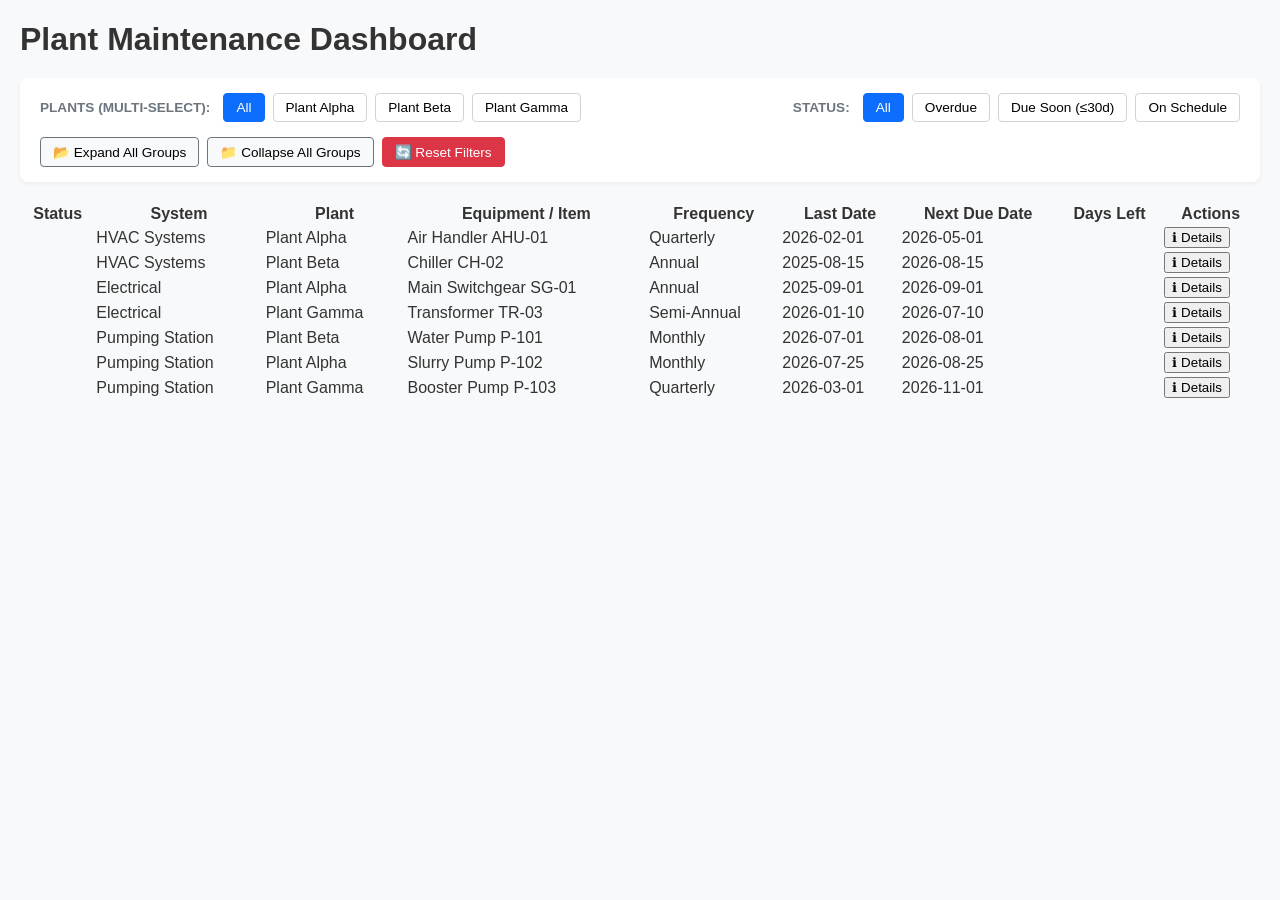
<file: table_test.html>
<!DOCTYPE html>
<html lang="en">
<head>
  <meta charset="UTF-8">
  <meta name="viewport" content="width=device-width, initial-scale=1.0">
  <title>Plant Maintenance Dashboard</title>

  <!-- DataTables & RowGroup CSS -->
  <link rel="stylesheet" href="https://cdn.datatables.net/1.13.6/css/jquery.dataTables.min.css">
  <link rel="stylesheet" href="https://cdn.datatables.net/rowgroup/1.4.0/css/rowGroup.dataTables.min.css">

  <style>
    body { font-family: -apple-system, BlinkMacSystemFont, "Segoe UI", Roboto, sans-serif; margin: 20px; background: #f8f9fa; color: #333; }
    h1 { margin-bottom: 20px; }

    /* Control Panel */
    .control-panel { background: #ffffff; padding: 15px 20px; border-radius: 8px; box-shadow: 0 2px 4px rgba(0,0,0,0.05); margin-bottom: 20px; display: flex; flex-wrap: wrap; gap: 15px; align-items: center; justify-content: space-between; }
    .filter-group { display: flex; align-items: center; gap: 8px; flex-wrap: wrap; }
    .filter-label { font-weight: 600; font-size: 0.85rem; text-transform: uppercase; color: #6c757d; margin-right: 5px; }
    
    .btn-filter { padding: 6px 12px; border: 1px solid #ced4da; background: #fff; border-radius: 4px; cursor: pointer; font-size: 0.85rem; font-weight: 500; transition: all 0.2s ease; user-select: none; }
    .btn-filter:hover { background: #e9ecef; }
    .btn-filter.active { background: #0d6efd; color: #fff; border-color: #0d6efd; }
    .btn-action { background: #f8f9fa; border: 1px solid #6c757d; }
    .btn-reset { background: #dc3545; color: white; border-color: #dc3545; }
    .btn-reset:hover { background: #bb2d3b; }

    /* Table Styles */
    table.dataTable { border-collapse: collapse !important; background: #fff; border-radius: 8px; overflow: hidden; box-shadow: 0 2px 4px rgba(0,0,0,0.05); }
    
    /* Collapsible Group Header Row */
    tr.group-header { background-color: #e2e8f0 !important; font-weight: bold; cursor: pointer; transition: background 0.15s ease; }
    tr.group-header:hover { background-color: #cbd5e1 !important; }
    .group-toggle-icon { display: inline-block; width: 14px; text-align: center; margin-right: 6px; font-size: 0.8rem; }
    .group-summary-stats { font-weight: normal; font-size: 0.8rem; margin-left: 15px; }
    
    /* Badges */
    .badge { padding: 3px 7px; border-radius: 4px; font-weight: bold; font-size: 0.72rem; text-transform: uppercase; display: inline-block; margin-right: 4px; }
    .badge-overdue { background-color: #f8d7da; color: #842029; }
    .badge-due-soon { background-color: #fff3cd; color: #664d03; }
    .badge-ok { background-color: #d1e7dd; color: #0f5132; }

    /* Modal */
    dialog { border: none; border-radius: 8px; padding: 25px; box-shadow: 0 10px 25px rgba(0,0,0,0.2); max-width: 500px; width: 90%; }
    dialog::backdrop { background: rgba(0, 0, 0, 0.5); }
    .modal-actions { margin-top: 20px; display: flex; gap: 10px; justify-content: flex-end; }
  </style>
</head>
<body>

  <h1>Plant Maintenance Dashboard</h1>

  <!-- Control Panel -->
  <div class="control-panel">
    <!-- Multi-Select Plant Filter -->
    <div class="filter-group">
      <span class="filter-label">Plants (Multi-Select):</span>
      <button class="btn-filter plant-btn active" data-plant="all">All</button>
      <button class="btn-filter plant-btn" data-plant="Plant Alpha">Plant Alpha</button>
      <button class="btn-filter plant-btn" data-plant="Plant Beta">Plant Beta</button>
      <button class="btn-filter plant-btn" data-plant="Plant Gamma">Plant Gamma</button>
    </div>

    <!-- Urgency Filter -->
    <div class="filter-group">
      <span class="filter-label">Status:</span>
      <button class="btn-filter urgency-btn active" data-urgency="all">All</button>
      <button class="btn-filter urgency-btn" data-urgency="overdue">Overdue</button>
      <button class="btn-filter urgency-btn" data-urgency="due-soon">Due Soon (&le;30d)</button>
      <button class="btn-filter urgency-btn" data-urgency="on-schedule">On Schedule</button>
    </div>

    <!-- Tree Controls & Reset -->
    <div class="filter-group">
      <button class="btn-filter btn-action" id="expandAll">📂 Expand All Groups</button>
      <button class="btn-filter btn-action" id="collapseAll">📁 Collapse All Groups</button>
      <button class="btn-filter btn-reset" id="resetAll">🔄 Reset Filters</button>
    </div>
  </div>

  <!-- Table -->
  <table id="maintenanceTable" class="display" style="width:100%">
    <thead>
      <tr>
        <th>Status</th>
        <th>System</th>
        <th>Plant</th>
        <th>Equipment / Item</th>
        <th>Frequency</th>
        <th>Last Date</th>
        <th>Next Due Date</th>
        <th>Days Left</th>
        <th>Actions</th>
      </tr>
    </thead>
    <tbody>
      <!-- Days Left (Col 7) and Status Badge (Col 0) are now procedurally generated from Next Due Date (Col 6) -->
      <tr><td></td><td>HVAC Systems</td><td>Plant Alpha</td><td>Air Handler AHU-01</td><td>Quarterly</td><td>2026-02-01</td><td>2026-05-01</td><td></td><td><button class="btn-info">ℹ Details</button></td></tr>
      <tr><td></td><td>HVAC Systems</td><td>Plant Beta</td><td>Chiller CH-02</td><td>Annual</td><td>2025-08-15</td><td>2026-08-15</td><td></td><td><button class="btn-info">ℹ Details</button></td></tr>
      <tr><td></td><td>Electrical</td><td>Plant Alpha</td><td>Main Switchgear SG-01</td><td>Annual</td><td>2025-09-01</td><td>2026-09-01</td><td></td><td><button class="btn-info">ℹ Details</button></td></tr>
      <tr><td></td><td>Electrical</td><td>Plant Gamma</td><td>Transformer TR-03</td><td>Semi-Annual</td><td>2026-01-10</td><td>2026-07-10</td><td></td><td><button class="btn-info">ℹ Details</button></td></tr>
      <tr><td></td><td>Pumping Station</td><td>Plant Beta</td><td>Water Pump P-101</td><td>Monthly</td><td>2026-07-01</td><td>2026-08-01</td><td></td><td><button class="btn-info">ℹ Details</button></td></tr>
      <tr><td></td><td>Pumping Station</td><td>Plant Alpha</td><td>Slurry Pump P-102</td><td>Monthly</td><td>2026-07-25</td><td>2026-08-25</td><td></td><td><button class="btn-info">ℹ Details</button></td></tr>
      <tr><td></td><td>Pumping Station</td><td>Plant Gamma</td><td>Booster Pump P-103</td><td>Quarterly</td><td>2026-03-01</td><td>2026-11-01</td><td></td><td><button class="btn-info">ℹ Details</button></td></tr>
    </tbody>
  </table>

  <!-- Item Details Modal -->
  <dialog id="rowModal">
    <h3 id="modalTitle">Equipment Details</h3>
    <p><strong>Plant:</strong> <span id="modalPlant"></span></p>
    <p><strong>System:</strong> <span id="modalSystem"></span></p>
    <p><strong>Next Due Date:</strong> <span id="modalDue"></span></p>
    <div class="modal-actions">
      <a id="modalMailto" href="#" class="btn-filter btn-action" style="text-decoration:none;">✉️ Request Update</a>
      <button id="closeModal" class="btn-filter">Close</button>
    </div>
  </dialog>

  <!-- JS Dependencies -->
  <script src="https://code.jquery.com/jquery-3.7.0.min.js"></script>
  <script src="https://cdn.datatables.net/1.13.6/js/jquery.dataTables.min.js"></script>
  <script src="https://cdn.datatables.net/rowgroup/1.4.0/js/dataTables.rowGroup.min.js"></script>

  <script>
    let table;
    let activePlants = ['all'];
    let activeUrgency = 'all';

    // -------------------------------------------------------------
    // Helper: Calculate Days Left Procedurally from YYYY-MM-DD
    // -------------------------------------------------------------
    function getDaysLeft(dateStr) {
      if (!dateStr) return 0;
      const parts = dateStr.split('-');
      if (parts.length !== 3) return 0;

      // Local midnight for target due date
      const dueDate = new Date(parts[0], parts[1] - 1, parts[2]);

      // Local midnight for today
      const today = new Date();
      today.setHours(0, 0, 0, 0);

      const diffTime = dueDate - today;
      return Math.ceil(diffTime / (1000 * 60 * 60 * 24));
    }

    // -------------------------------------------------------------
    // 1. URL State Management
    // -------------------------------------------------------------
    function readUrlParameters() {
      const params = new URLSearchParams(window.location.search);
      
      const plantParam = params.get('plant');
      activePlants = plantParam ? plantParam.split(',') : ['all'];
      activeUrgency = params.get('urgency') || 'all';
      const searchQuery = params.get('q') || '';

      $('.plant-btn').removeClass('active');
      if (activePlants.includes('all')) {
        $('[data-plant="all"]').addClass('active');
      } else {
        activePlants.forEach(plant => {
          $(`.plant-btn[data-plant="${CSS.escape(plant)}"]`).addClass('active');
        });
      }

      $('.urgency-btn').removeClass('active');
      $(`.urgency-btn[data-urgency="${CSS.escape(activeUrgency)}"]`).addClass('active');

      if (searchQuery && table) {
        table.search(searchQuery);
      }
    }

    function syncStateToUrl() {
      const params = new URLSearchParams();

      if (!activePlants.includes('all') && activePlants.length > 0) {
        params.set('plant', activePlants.join(','));
      }
      if (activeUrgency && activeUrgency !== 'all') {
        params.set('urgency', activeUrgency);
      }

      const searchVal = table ? table.search() : '';
      if (searchVal) params.set('q', searchVal);

      const queryString = params.toString();
      const newUrl = window.location.pathname + (queryString ? '?' + queryString : '');

      window.history.replaceState({}, '', newUrl);
    }

    // -------------------------------------------------------------
    // 2. Custom DataTables Filtering Plugin
    // -------------------------------------------------------------
    $.fn.dataTable.ext.search.push(function (settings, data, dataIndex) {
      const plantColumn = data[2].trim(); // Clean plain text string
      const daysLeft = getDaysLeft(data[6]); // Procedural days left from Col 6 (Next Due Date)

      // Multi-Select Plant Filter Check
      if (!activePlants.includes('all') && !activePlants.includes(plantColumn)) {
        return false;
      }

      // Urgency Filter Check
      if (activeUrgency === 'overdue' && daysLeft >= 0) return false;
      if (activeUrgency === 'due-soon' && (daysLeft < 0 || daysLeft > 30)) return false;
      if (activeUrgency === 'on-schedule' && daysLeft <= 30) return false;

      return true;
    });

    // -------------------------------------------------------------
    // 3. Document Initialization
    // -------------------------------------------------------------
    $(document).ready(function () {
      
      table = $('#maintenanceTable').DataTable({
        pageLength: 25,
        order: [[1, 'asc']], // Order by System
        rowGroup: {
          dataSrc: 1, // Group by System column
          startRender: function (rows, group) {
            const total = rows.count();
            let overdueCount = 0;
            let dueSoonCount = 0;
            let okCount = 0;

            // Compute counts dynamically using procedural date math
            rows.data().each(function (rowData) {
              const daysLeft = getDaysLeft(rowData[6]);
              if (daysLeft < 0) overdueCount++;
              else if (daysLeft <= 30) dueSoonCount++;
              else okCount++;
            });

            return $('<tr class="group-header">')
              .append(`
                <td colspan="9">
                  <span class="group-toggle-icon">▼</span>
                  <span>${group}</span>
                  <span class="group-summary-stats">
                    (${total} Items &mdash; 
                    <span class="badge badge-overdue">${overdueCount} Overdue</span>
                    <span class="badge badge-due-soon">${dueSoonCount} Due Soon</span>
                    <span class="badge badge-ok">${okCount} On Schedule</span>)
                  </span>
                </td>
              `);
          }
        },
        columnDefs: [
          {
            // Dynamic Status Badge Rendering (Col 0)
            targets: 0,
            render: function (data, type, row) {
              const daysLeft = getDaysLeft(row[6]);
              if (type === 'sort' || type === 'type') return daysLeft;

              if (daysLeft < 0) return `<span class="badge badge-overdue">OVERDUE (${Math.abs(daysLeft)}d)</span>`;
              if (daysLeft <= 30) return `<span class="badge badge-due-soon">DUE SOON (${daysLeft}d)</span>`;
              return `<span class="badge badge-ok">OK (${daysLeft}d)</span>`;
            }
          },
          {
            // Plant Column (Col 2) - Kept clean plain text for rock-solid filtering
            targets: 2,
            render: function (data) {
              return data;
            }
          },
          {
            // Procedural Days Left Column Rendering (Col 7)
            targets: 7,
            render: function (data, type, row) {
              const daysLeft = getDaysLeft(row[6]);
              if (type === 'sort' || type === 'type') return daysLeft;
              return daysLeft;
            }
          }
        ]
      });

      // Load initial state from URL
      readUrlParameters();
      table.draw();

      // -------------------------------------------------------------
      // 4. Interactive Event Handlers
      // -------------------------------------------------------------

      // A. Group Header Click to Toggle Sibling Rows
      $('#maintenanceTable tbody').on('click', 'tr.group-header', function () {
        const $icon = $(this).find('.group-toggle-icon');
        const isCollapsed = $(this).hasClass('collapsed');

        $(this).nextUntil('tr.group-header').toggle(isCollapsed);

        if (isCollapsed) {
          $(this).removeClass('collapsed');
          $icon.text('▼');
        } else {
          $(this).addClass('collapsed');
          $icon.text('►');
        }
      });

      // B. Expand / Collapse All Global Buttons
      $('#expandAll').on('click', function () {
        $('#maintenanceTable tbody tr').show();
        $('#maintenanceTable tbody tr.group-header').removeClass('collapsed').find('.group-toggle-icon').text('▼');
      });

      $('#collapseAll').on('click', function () {
        $('#maintenanceTable tbody tr').not('.group-header').hide();
        $('#maintenanceTable tbody tr.group-header').addClass('collapsed').find('.group-toggle-icon').text('►');
      });

      // C. Multi-Select Plant Filtering
      $('.plant-btn').on('click', function () {
        const selectedPlant = $(this).data('plant');

        if (selectedPlant === 'all') {
          activePlants = ['all'];
          $('.plant-btn').removeClass('active');
          $('[data-plant="all"]').addClass('active');
        } else {
          activePlants = activePlants.filter(p => p !== 'all');
          $('[data-plant="all"]').removeClass('active');

          if ($(this).hasClass('active')) {
            $(this).removeClass('active');
            activePlants = activePlants.filter(p => p !== selectedPlant);
          } else {
            $(this).addClass('active');
            activePlants.push(selectedPlant);
          }

          if (activePlants.length === 0) {
            activePlants = ['all'];
            $('[data-plant="all"]').addClass('active');
          }
        }

        table.draw();
        syncStateToUrl();
      });

      // D. Urgency Filter
      $('.urgency-btn').on('click', function () {
        $('.urgency-btn').removeClass('active');
        $(this).addClass('active');
        activeUrgency = $(this).data('urgency');
        table.draw();
        syncStateToUrl();
      });

      // E. Sync search input to URL
      table.on('search.dt', function () {
        syncStateToUrl();
      });

      // F. Reset All
      $('#resetAll').on('click', function () {
        activePlants = ['all'];
        activeUrgency = 'all';
        $('.plant-btn, .urgency-btn').removeClass('active');
        $('[data-plant="all"], [data-urgency="all"]').addClass('active');
        table.search('').draw();
        syncStateToUrl();
      });

      // G. Details Modal
      $('#maintenanceTable').on('click', '.btn-info', function () {
        const rowData = table.row($(this).parents('tr')).data();
        
        $('#modalTitle').text(rowData[3]);
        $('#modalSystem').text(rowData[1]);
        $('#modalPlant').text(rowData[2]);
        $('#modalDue').text(rowData[6]);

        const mailto = `mailto:maintenance@company.com?subject=${encodeURIComponent('[Update Request] ' + rowData[3])}&body=${encodeURIComponent('Please update status for ' + rowData[3] + ' at ' + rowData[2])}`;
        $('#modalMailto').attr('href', mailto);

        document.getElementById('rowModal').showModal();
      });

      $('#closeModal').on('click', function () {
        document.getElementById('rowModal').close();
      });
    });
  </script>
</body>
</html>
</file>
